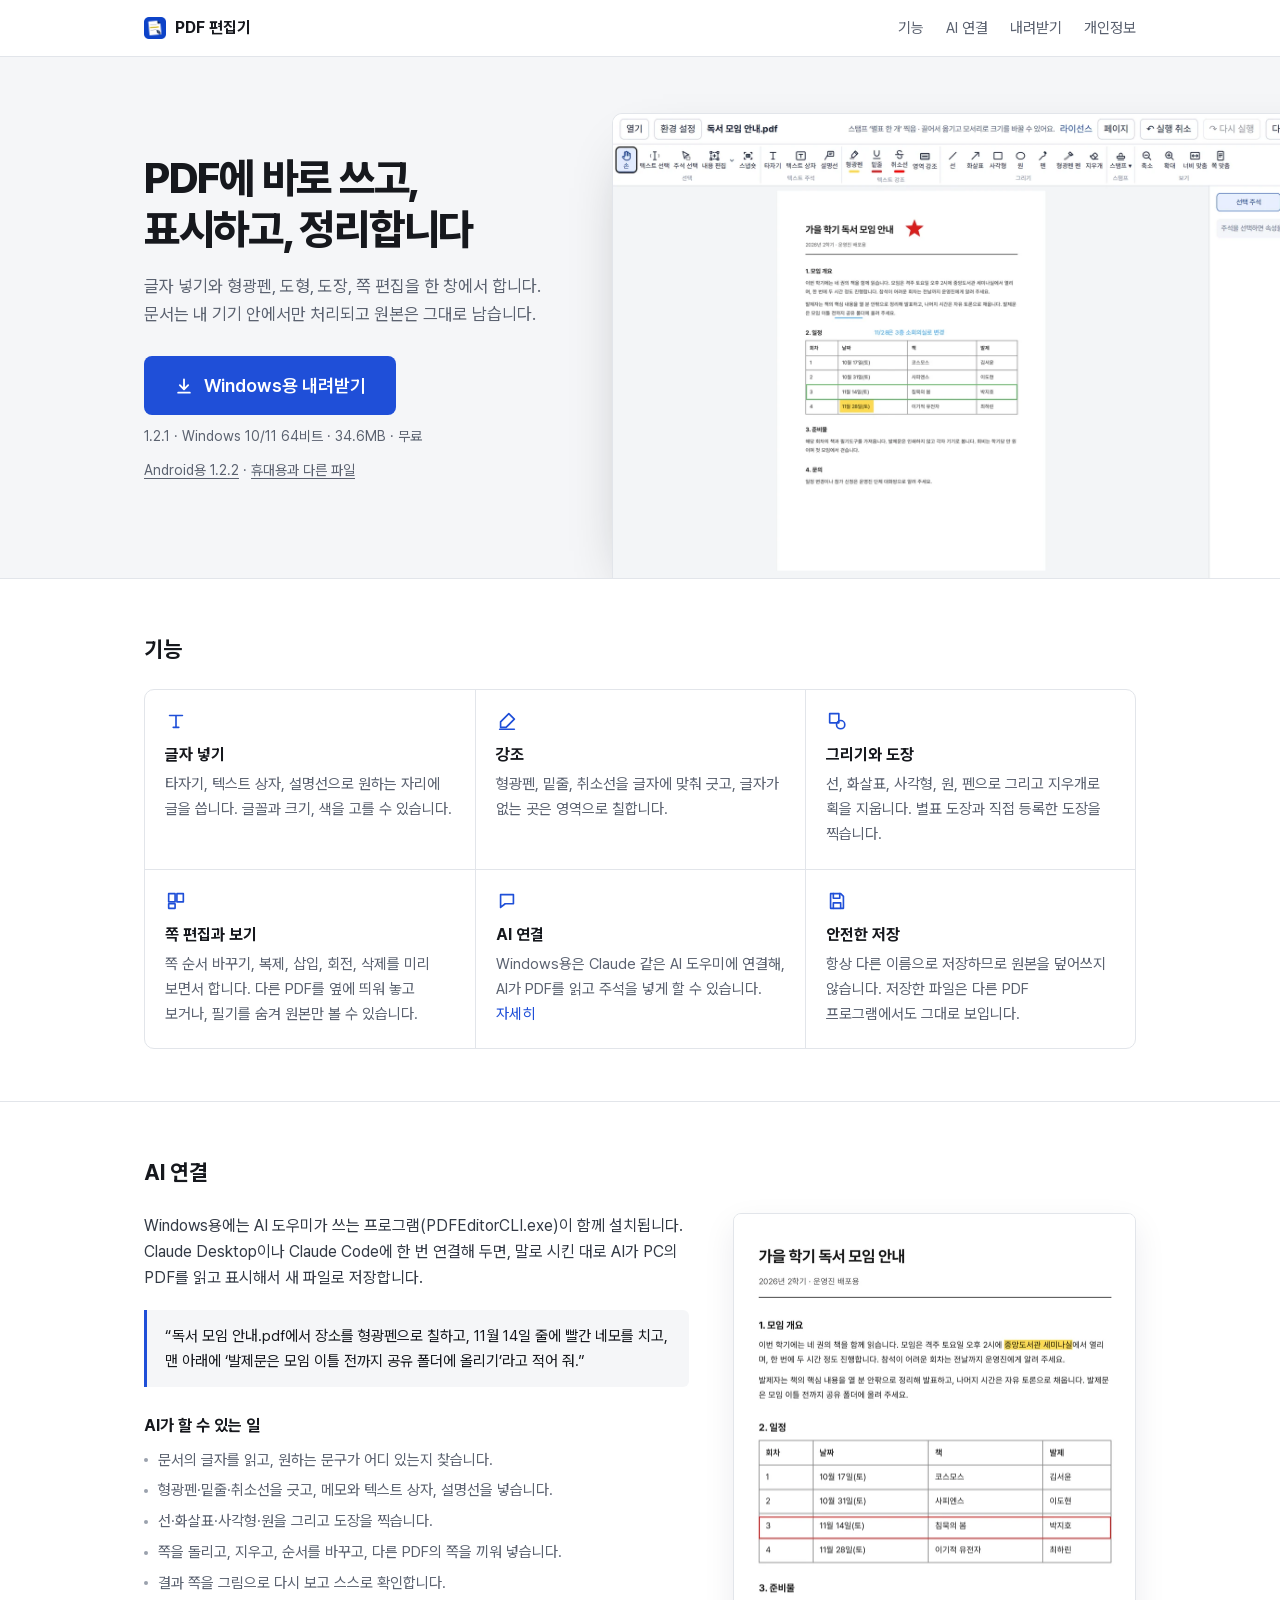
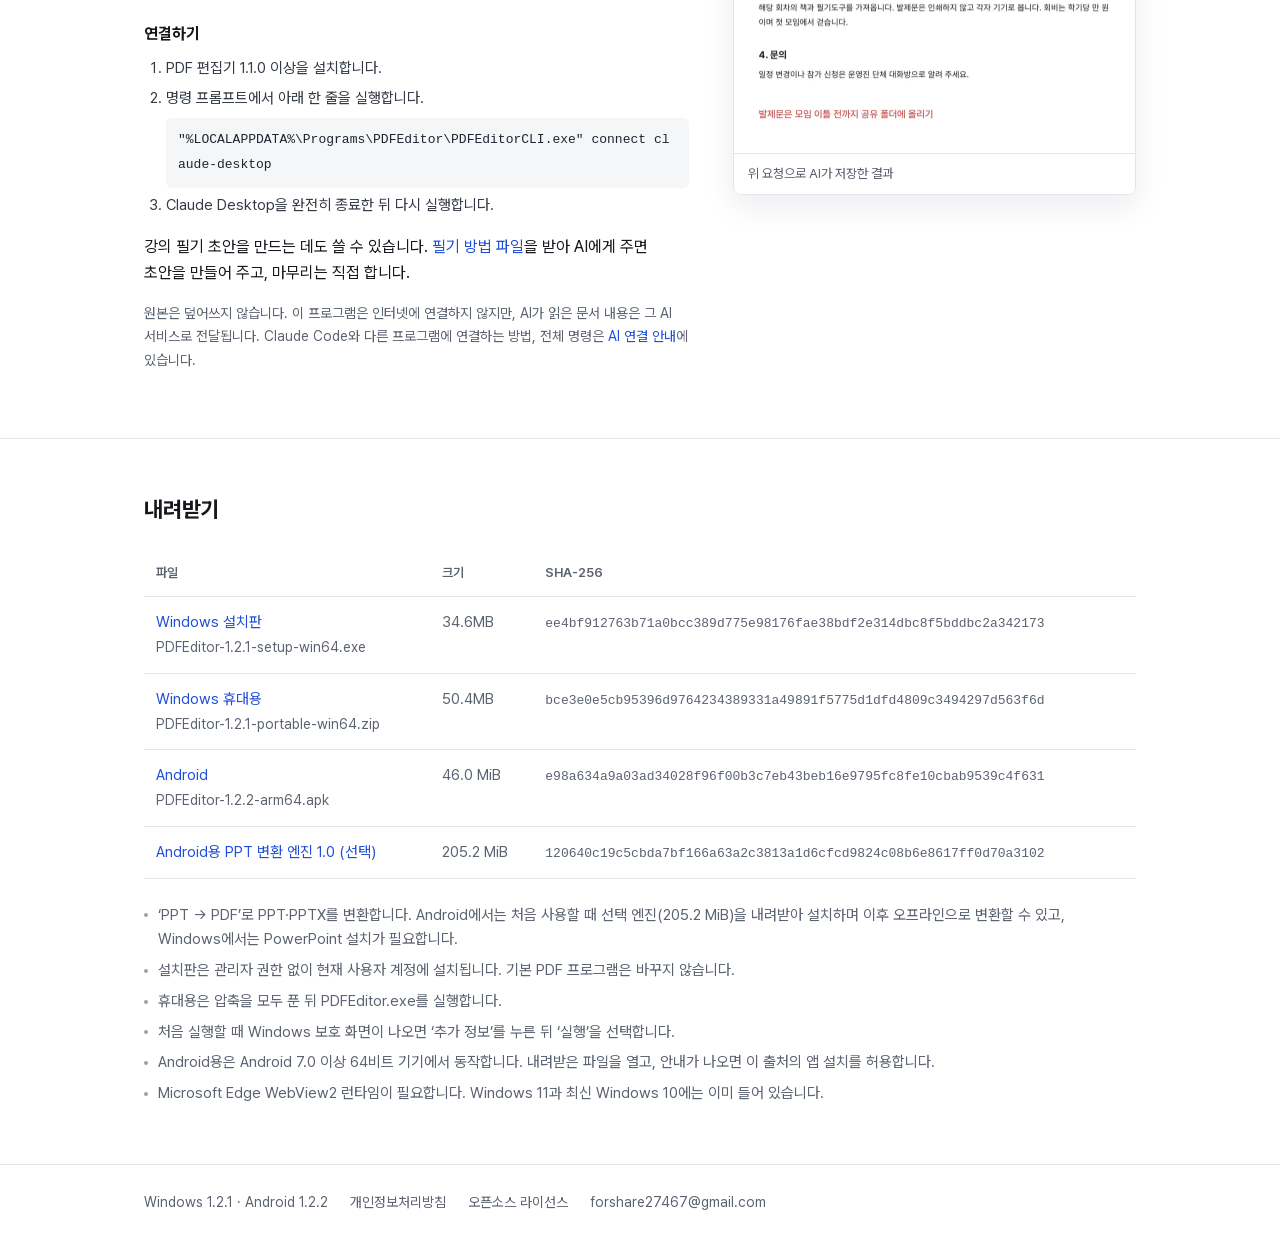
<file: index.html>
<!doctype html>
<html lang="ko">
<head>
<meta charset="utf-8">
<meta name="viewport" content="width=device-width,initial-scale=1">
<title>PDF 편집기</title>
<meta name="description" content="PDF에 글자를 넣고, 표시하고, 쪽을 정리하는 무료 편집기. 문서는 기기 밖으로 나가지 않습니다.">
<link rel="icon" href="favicon.ico" sizes="48x48">
<link rel="icon" href="icon-192.png" type="image/png">
<link rel="apple-touch-icon" href="icon-180.png">
<link rel="stylesheet" href="style.css">
</head>
<body>
<header class="top"><div class="wrap">
 <a class="brand" href="./"><img src="icon-192.png" alt="">PDF 편집기</a>
 <nav><a href="#features">기능</a><a href="#ai">AI 연결</a><a href="#download">내려받기</a><a href="privacy.html">개인정보</a></nav>
</div></header>

<main>
<div class="hero"><div class="wrap hero-in">
 <div class="hero-copy">
  <h1>PDF에 바로 쓰고, 표시하고, 정리합니다</h1>
  <p class="lead">글자 넣기와 형광펜, 도형, 도장, 쪽 편집을 한 창에서 합니다. 문서는 내 기기 안에서만 처리되고 원본은 그대로 남습니다.</p>
  <div class="get">
   <a class="btn btn-lg" href="https://github.com/forshare2-pixel/pdf-editor/releases/download/v1.2.1/PDFEditor-1.2.1-setup-win64.exe"><svg viewBox="0 0 24 24" fill="none" stroke="currentColor" stroke-width="2.2" stroke-linecap="round" stroke-linejoin="round" aria-hidden="true"><path d="M12 4v11M7 11l5 5 5-5M5 20h14"/></svg>Windows용 내려받기</a>
   <span class="meta">1.2.1 · Windows 10/11 64비트 · 34.6MB · 무료</span>
   <span class="meta"><a href="https://github.com/forshare2-pixel/pdf-editor/releases/download/android-v1.2.2/PDFEditor-1.2.2-arm64.apk">Android용 1.2.2</a> · <a href="#download">휴대용과 다른 파일</a></span>
  </div>
 </div>
 <figure class="shot hero-shot"><img src="editor.webp" width="1600" height="1000" alt="PDF 편집기에서 문서에 글자, 강조, 사각형, 별표를 넣은 화면"></figure>
</div></div>

<section id="features"><div class="wrap">
 <h2>기능</h2>
 <ul class="features">
  <li><svg viewBox="0 0 24 24" fill="none" stroke="currentColor" stroke-width="1.8" stroke-linecap="round" stroke-linejoin="round" aria-hidden="true"><path d="M5 6h14M12 6v13M9 19h6"/></svg><h3>글자 넣기</h3><p>타자기, 텍스트 상자, 설명선으로 원하는 자리에 글을 씁니다. 글꼴과 크기, 색을 고를 수 있습니다.</p></li>
  <li><svg viewBox="0 0 24 24" fill="none" stroke="currentColor" stroke-width="1.8" stroke-linecap="round" stroke-linejoin="round" aria-hidden="true"><path d="M14 4l6 6-9 9H5v-6z"/><path d="M4 21h16"/></svg><h3>강조</h3><p>형광펜, 밑줄, 취소선을 글자에 맞춰 긋고, 글자가 없는 곳은 영역으로 칠합니다.</p></li>
  <li><svg viewBox="0 0 24 24" fill="none" stroke="currentColor" stroke-width="1.8" stroke-linecap="round" stroke-linejoin="round" aria-hidden="true"><rect x="4" y="4" width="10" height="10"/><circle cx="16" cy="16" r="4.5"/></svg><h3>그리기와 도장</h3><p>선, 화살표, 사각형, 원, 펜으로 그리고 지우개로 획을 지웁니다. 별표 도장과 직접 등록한 도장을 찍습니다.</p></li>
  <li><svg viewBox="0 0 24 24" fill="none" stroke="currentColor" stroke-width="1.8" stroke-linecap="round" stroke-linejoin="round" aria-hidden="true"><rect x="4" y="4" width="7" height="9"/><rect x="13" y="4" width="7" height="9"/><rect x="4" y="15" width="7" height="5"/></svg><h3>쪽 편집과 보기</h3><p>쪽 순서 바꾸기, 복제, 삽입, 회전, 삭제를 미리 보면서 합니다. 다른 PDF를 옆에 띄워 놓고 보거나, 필기를 숨겨 원본만 볼 수 있습니다.</p></li>
  <li><svg viewBox="0 0 24 24" fill="none" stroke="currentColor" stroke-width="1.8" stroke-linecap="round" stroke-linejoin="round" aria-hidden="true"><path d="M5 5h14v10H10l-5 4z"/></svg><h3>AI 연결</h3><p>Windows용은 Claude 같은 AI 도우미에 연결해, AI가 PDF를 읽고 주석을 넣게 할 수 있습니다. <a href="#ai">자세히</a></p></li>
  <li><svg viewBox="0 0 24 24" fill="none" stroke="currentColor" stroke-width="1.8" stroke-linecap="round" stroke-linejoin="round" aria-hidden="true"><path d="M5 4h11l3 3v13H5z"/><path d="M8 4v5h7V4M8 20v-6h8v6"/></svg><h3>안전한 저장</h3><p>항상 다른 이름으로 저장하므로 원본을 덮어쓰지 않습니다. 저장한 파일은 다른 PDF 프로그램에서도 그대로 보입니다.</p></li>
 </ul>
</div></section>

<section id="ai"><div class="wrap">
 <h2>AI 연결</h2>
 <div class="ai">
  <div>
   <p class="ai-lead">Windows용에는 AI 도우미가 쓰는 프로그램(PDFEditorCLI.exe)이 함께 설치됩니다. Claude Desktop이나 Claude Code에 한 번 연결해 두면, 말로 시킨 대로 AI가 PC의 PDF를 읽고 표시해서 새 파일로 저장합니다.</p>
   <blockquote class="ask">“독서 모임 안내.pdf에서 장소를 형광펜으로 칠하고, 11월 14일 줄에 빨간 네모를 치고, 맨 아래에 ‘발제문은 모임 이틀 전까지 공유 폴더에 올리기’라고 적어 줘.”</blockquote>
   <h3>AI가 할 수 있는 일</h3>
   <ul class="notes">
    <li>문서의 글자를 읽고, 원하는 문구가 어디 있는지 찾습니다.</li>
    <li>형광펜·밑줄·취소선을 긋고, 메모와 텍스트 상자, 설명선을 넣습니다.</li>
    <li>선·화살표·사각형·원을 그리고 도장을 찍습니다.</li>
    <li>쪽을 돌리고, 지우고, 순서를 바꾸고, 다른 PDF의 쪽을 끼워 넣습니다.</li>
    <li>결과 쪽을 그림으로 다시 보고 스스로 확인합니다.</li>
   </ul>
   <h3>연결하기</h3>
   <ol class="steps">
    <li>PDF 편집기 1.1.0 이상을 설치합니다.</li>
    <li>명령 프롬프트에서 아래 한 줄을 실행합니다.<pre><code>"%LOCALAPPDATA%\Programs\PDFEditor\PDFEditorCLI.exe" connect claude-desktop</code></pre></li>
    <li>Claude Desktop을 완전히 종료한 뒤 다시 실행합니다.</li>
   </ol>
   <p>강의 필기 초안을 만드는 데도 쓸 수 있습니다. <a href="ai.html">필기 방법 파일</a>을 받아 AI에게 주면 초안을 만들어 주고, 마무리는 직접 합니다.</p>
   <p class="meta">원본은 덮어쓰지 않습니다. 이 프로그램은 인터넷에 연결하지 않지만, AI가 읽은 문서 내용은 그 AI 서비스로 전달됩니다. Claude Code와 다른 프로그램에 연결하는 방법, 전체 명령은 <a href="ai.html">AI 연결 안내</a>에 있습니다.</p>
  </div>
  <figure class="shot ai-shot"><img src="ai-example.webp" width="802" height="1080" alt="AI가 장소에 형광펜을 칠하고, 일정 표의 한 줄에 빨간 네모를 치고, 아래에 빨간 글씨 메모를 넣은 문서"><figcaption>위 요청으로 AI가 저장한 결과</figcaption></figure>
 </div>
</div></section>

<section id="download"><div class="wrap">
 <h2>내려받기</h2>
 <table>
  <thead><tr><th>파일</th><th>크기</th><th>SHA-256</th></tr></thead>
  <tbody>
  <tr><td><a href="https://github.com/forshare2-pixel/pdf-editor/releases/download/v1.2.1/PDFEditor-1.2.1-setup-win64.exe">Windows 설치판</a><br><span class="meta">PDFEditor-1.2.1-setup-win64.exe</span></td><td class="num">34.6MB</td><td><code>ee4bf912763b71a0bcc389d775e98176fae38bdf2e314dbc8f5bddbc2a342173</code></td></tr>
  <tr><td><a href="https://github.com/forshare2-pixel/pdf-editor/releases/download/v1.2.1/PDFEditor-1.2.1-portable-win64.zip">Windows 휴대용</a><br><span class="meta">PDFEditor-1.2.1-portable-win64.zip</span></td><td class="num">50.4MB</td><td><code>bce3e0e5cb95396d9764234389331a49891f5775d1dfd4809c3494297d563f6d</code></td></tr>
  <tr><td><a href="https://github.com/forshare2-pixel/pdf-editor/releases/download/android-v1.2.2/PDFEditor-1.2.2-arm64.apk">Android</a><br><span class="meta">PDFEditor-1.2.2-arm64.apk</span></td><td class="num">46.0 MiB</td><td><code>e98a634a9a03ad34028f96f00b3c7eb43beb16e9795fc8fe10cbab9539c4f631</code></td></tr>
  <tr><td><a href="https://github.com/forshare2-pixel/pdf-editor/releases/download/android-v1.2.2/PDFEditor-Slides-1.0-arm64.apk">Android용 PPT 변환 엔진 1.0 (선택)</a></td><td class="num">205.2 MiB</td><td><code>120640c19c5cbda7bf166a63a2c3813a1d6cfcd9824c08b6e8617ff0d70a3102</code></td></tr>
  </tbody>
 </table>
 <ul class="notes">
  <li>‘PPT → PDF’로 PPT·PPTX를 변환합니다. Android에서는 처음 사용할 때 선택 엔진(205.2 MiB)을 내려받아 설치하며 이후 오프라인으로 변환할 수 있고, Windows에서는 PowerPoint 설치가 필요합니다.</li>
  <li>설치판은 관리자 권한 없이 현재 사용자 계정에 설치됩니다. 기본 PDF 프로그램은 바꾸지 않습니다.</li>
  <li>휴대용은 압축을 모두 푼 뒤 PDFEditor.exe를 실행합니다.</li>
  <li>처음 실행할 때 Windows 보호 화면이 나오면 ‘추가 정보’를 누른 뒤 ‘실행’을 선택합니다.</li>
  <li>Android용은 Android 7.0 이상 64비트 기기에서 동작합니다. 내려받은 파일을 열고, 안내가 나오면 이 출처의 앱 설치를 허용합니다.</li>
  <li>Microsoft Edge WebView2 런타임이 필요합니다. Windows 11과 최신 Windows 10에는 이미 들어 있습니다.</li>
 </ul>
</div></section>
</main>

<footer><div class="wrap">
 <span>Windows 1.2.1 · Android 1.2.2</span>
 <a href="privacy.html">개인정보처리방침</a>
 <a href="licenses.txt">오픈소스 라이선스</a>
 <a href="mailto:forshare27467@gmail.com">forshare27467@gmail.com</a>
</div></footer>
</body>
</html>
</file>
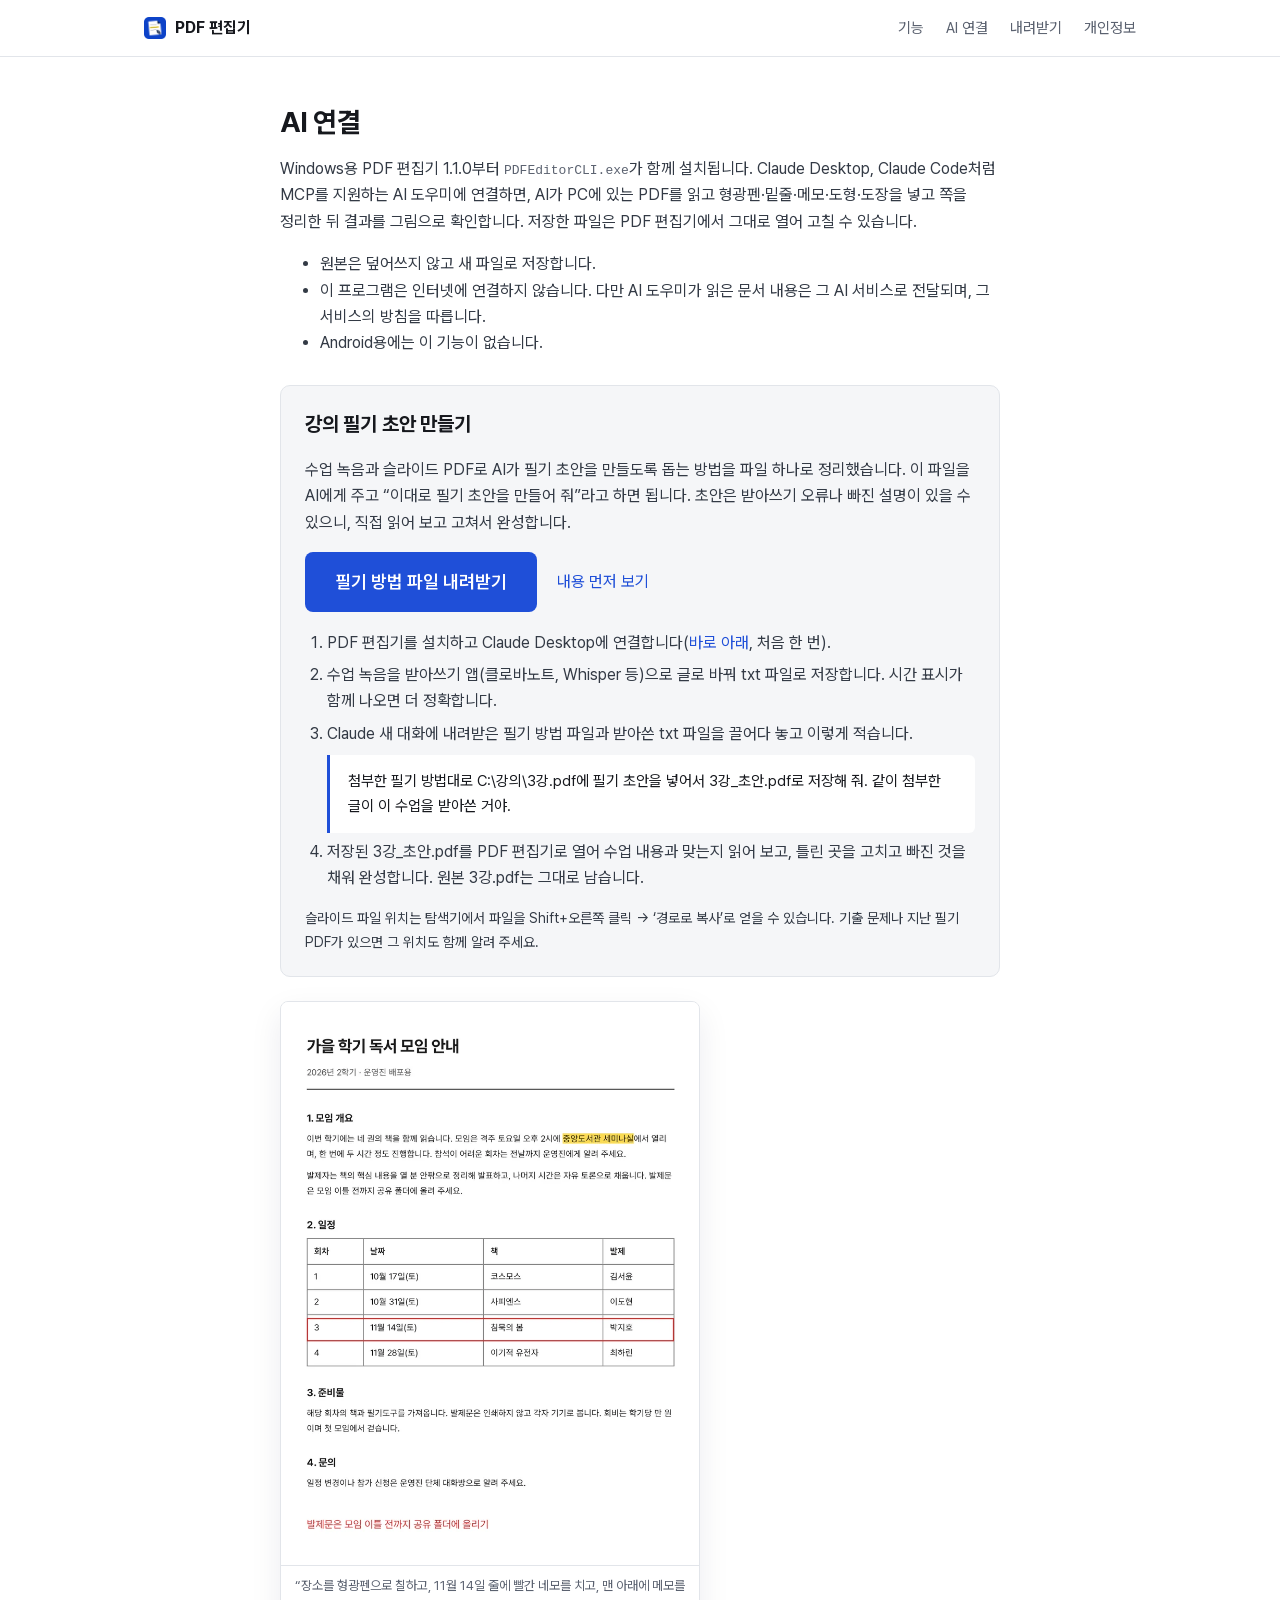
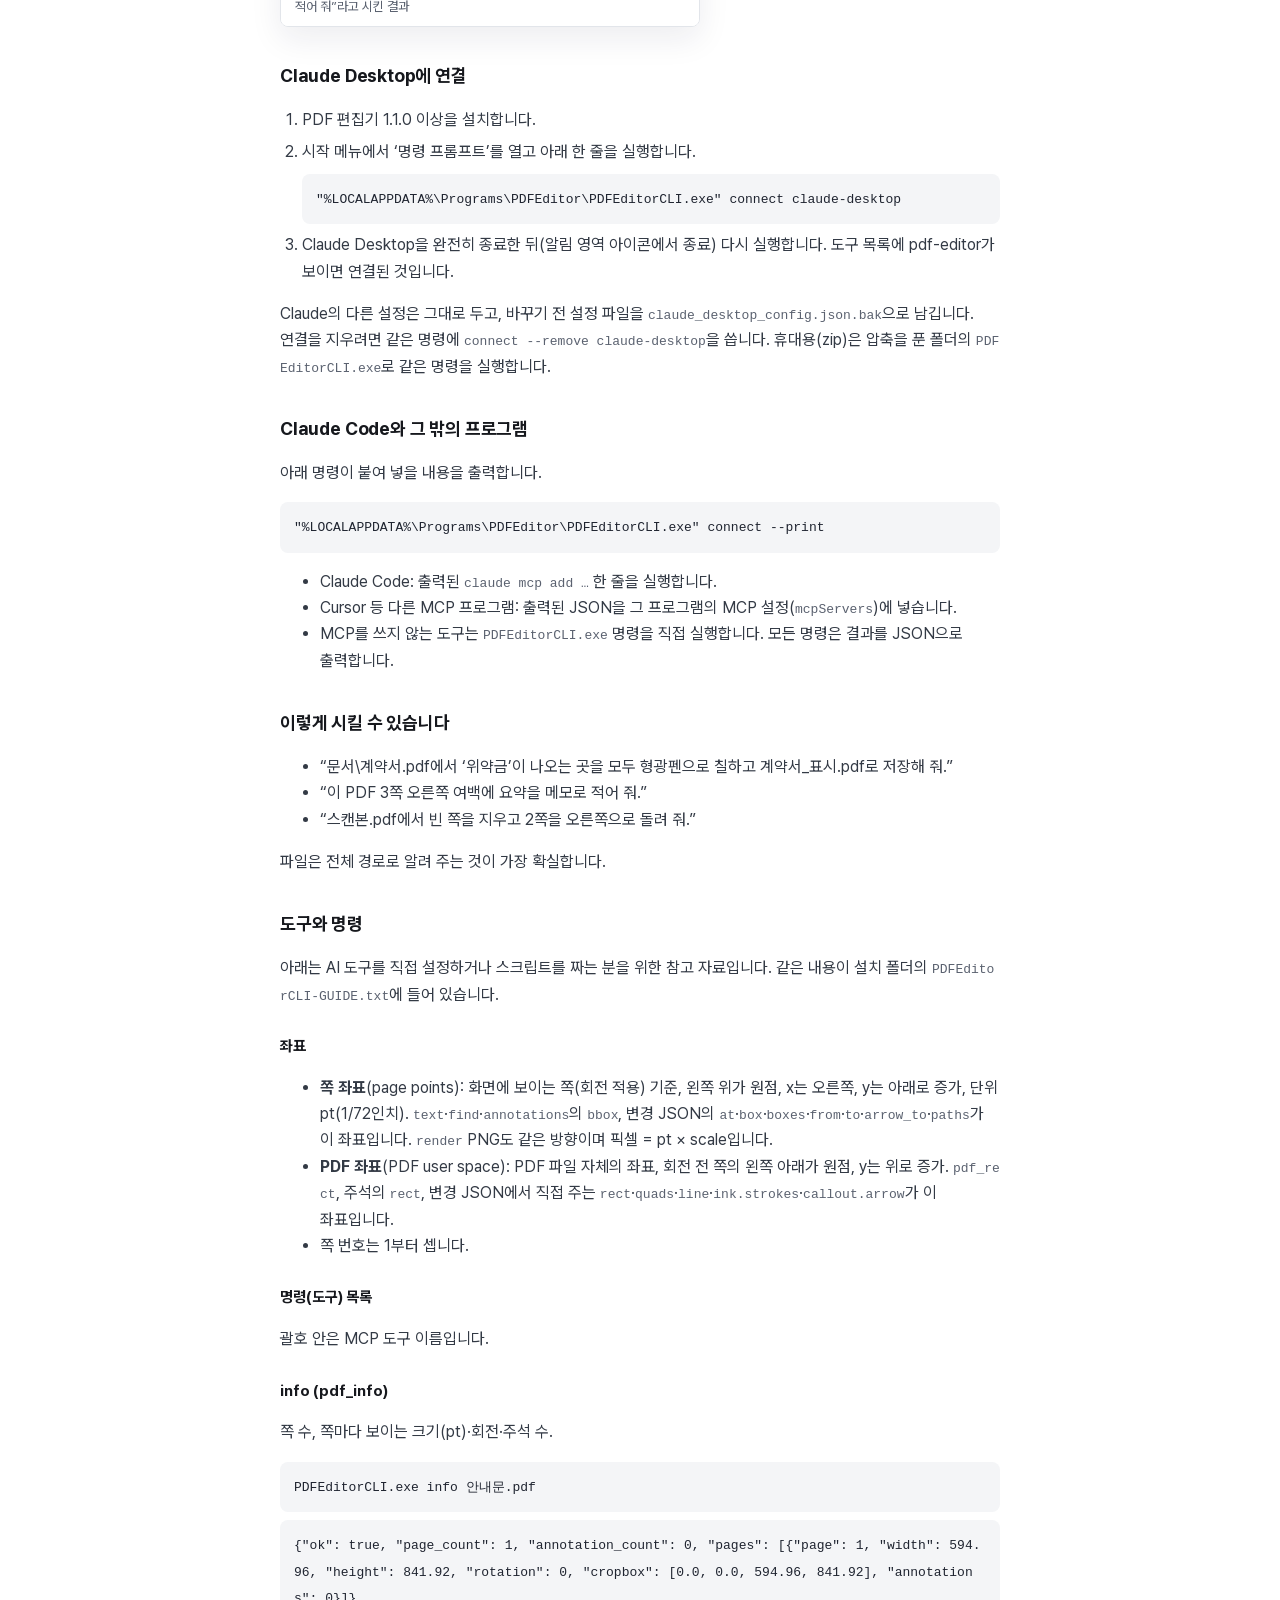
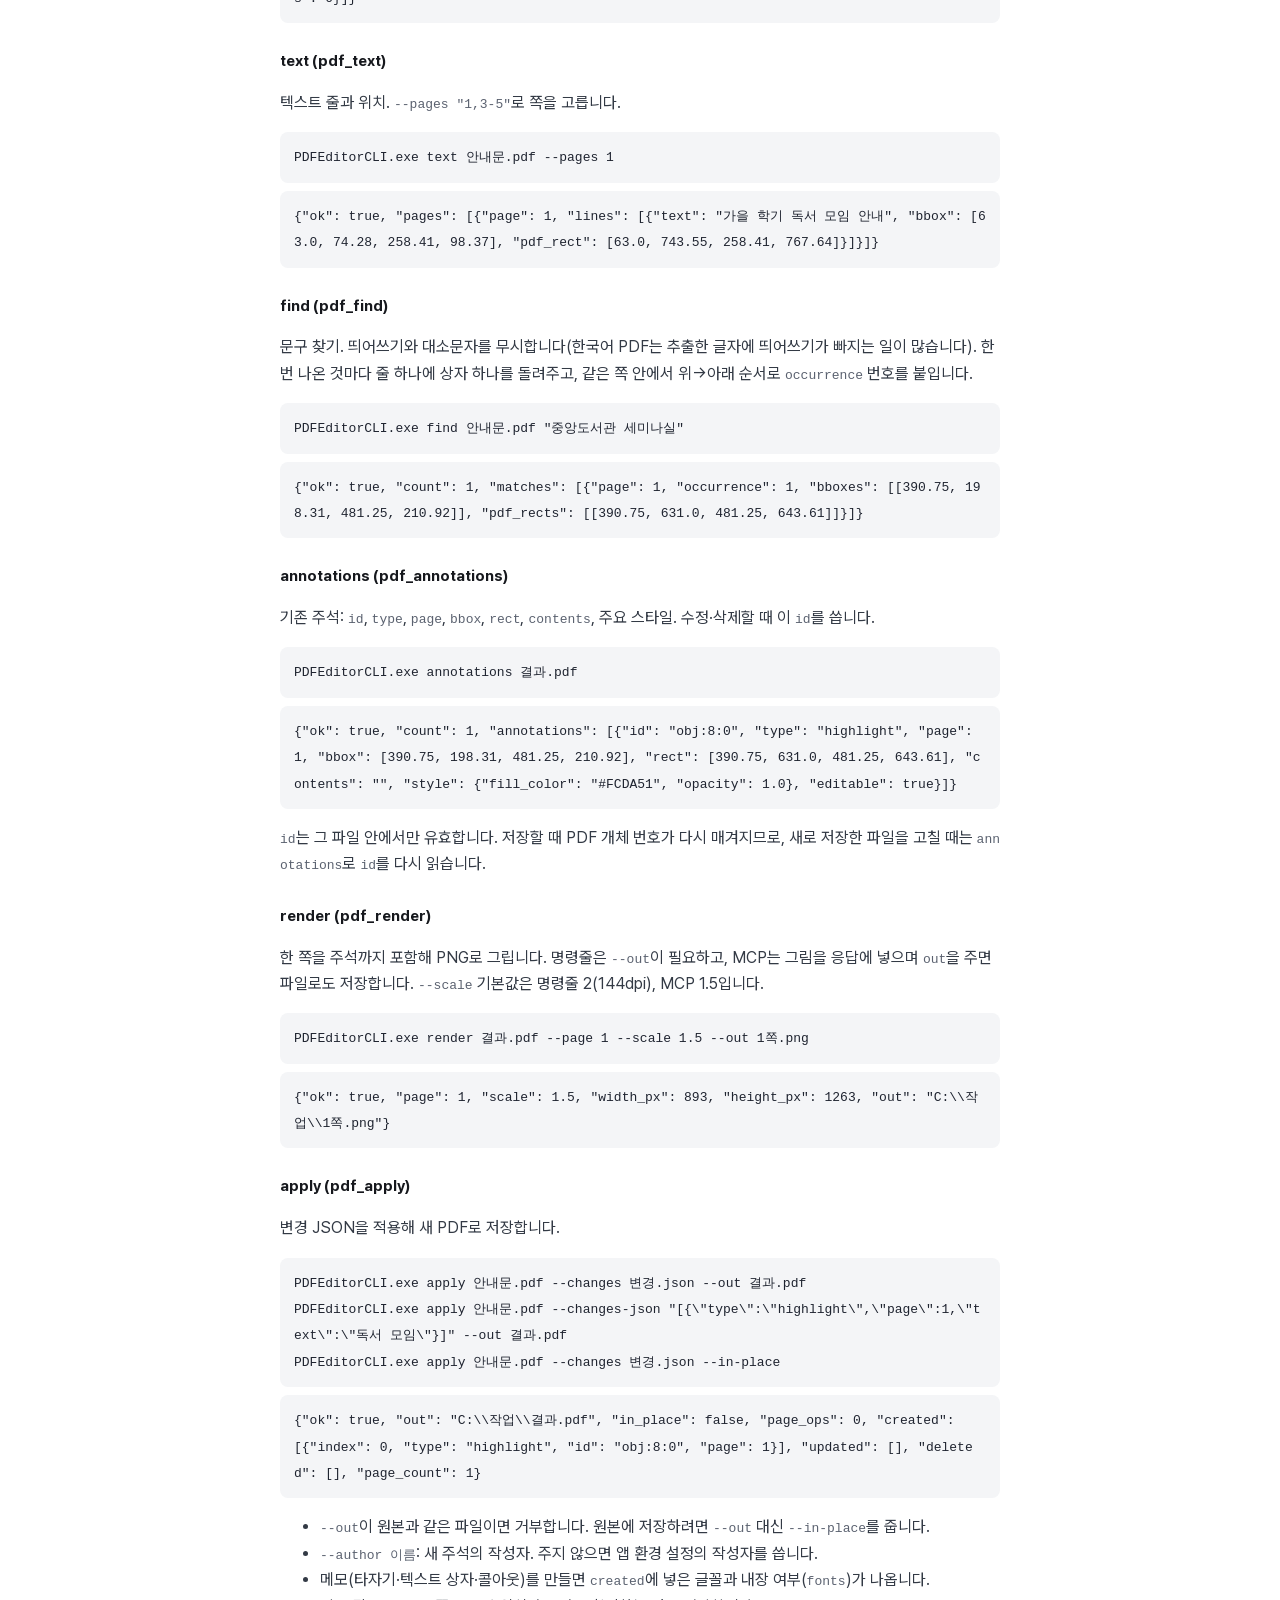
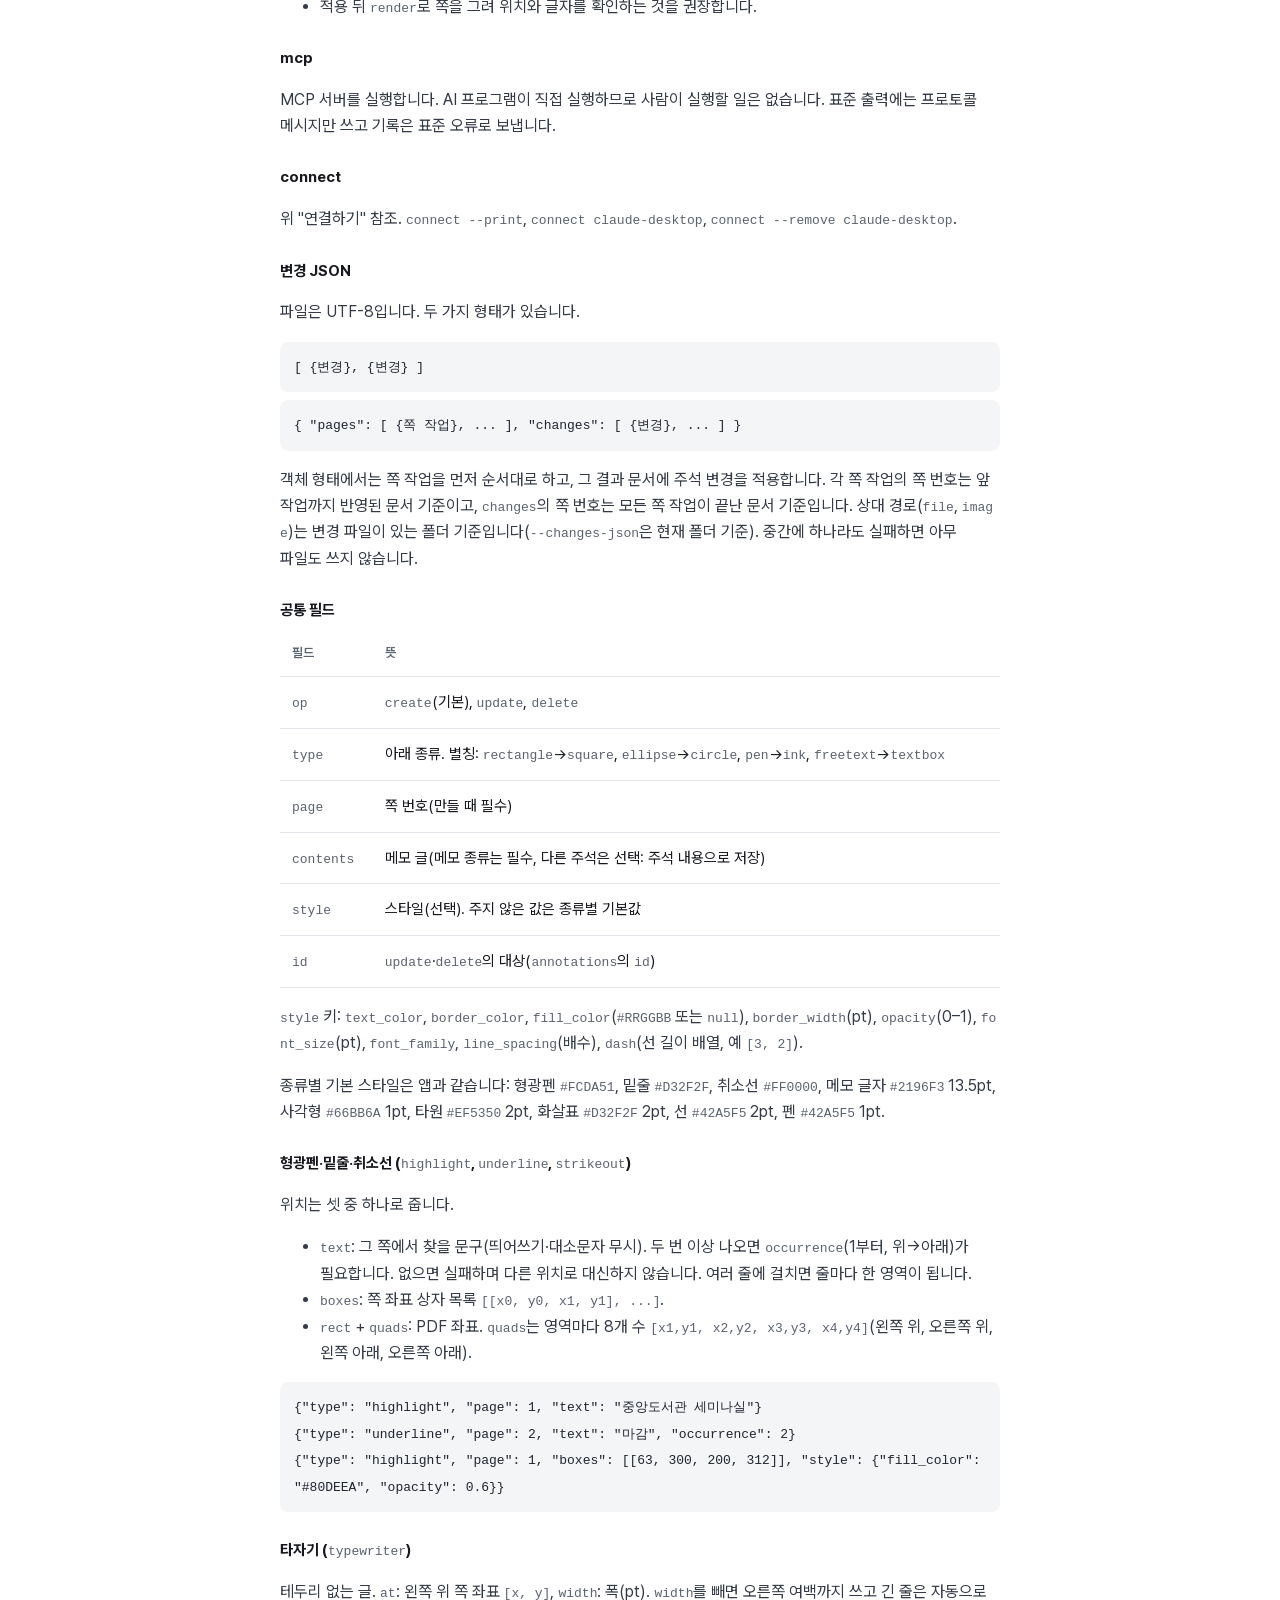
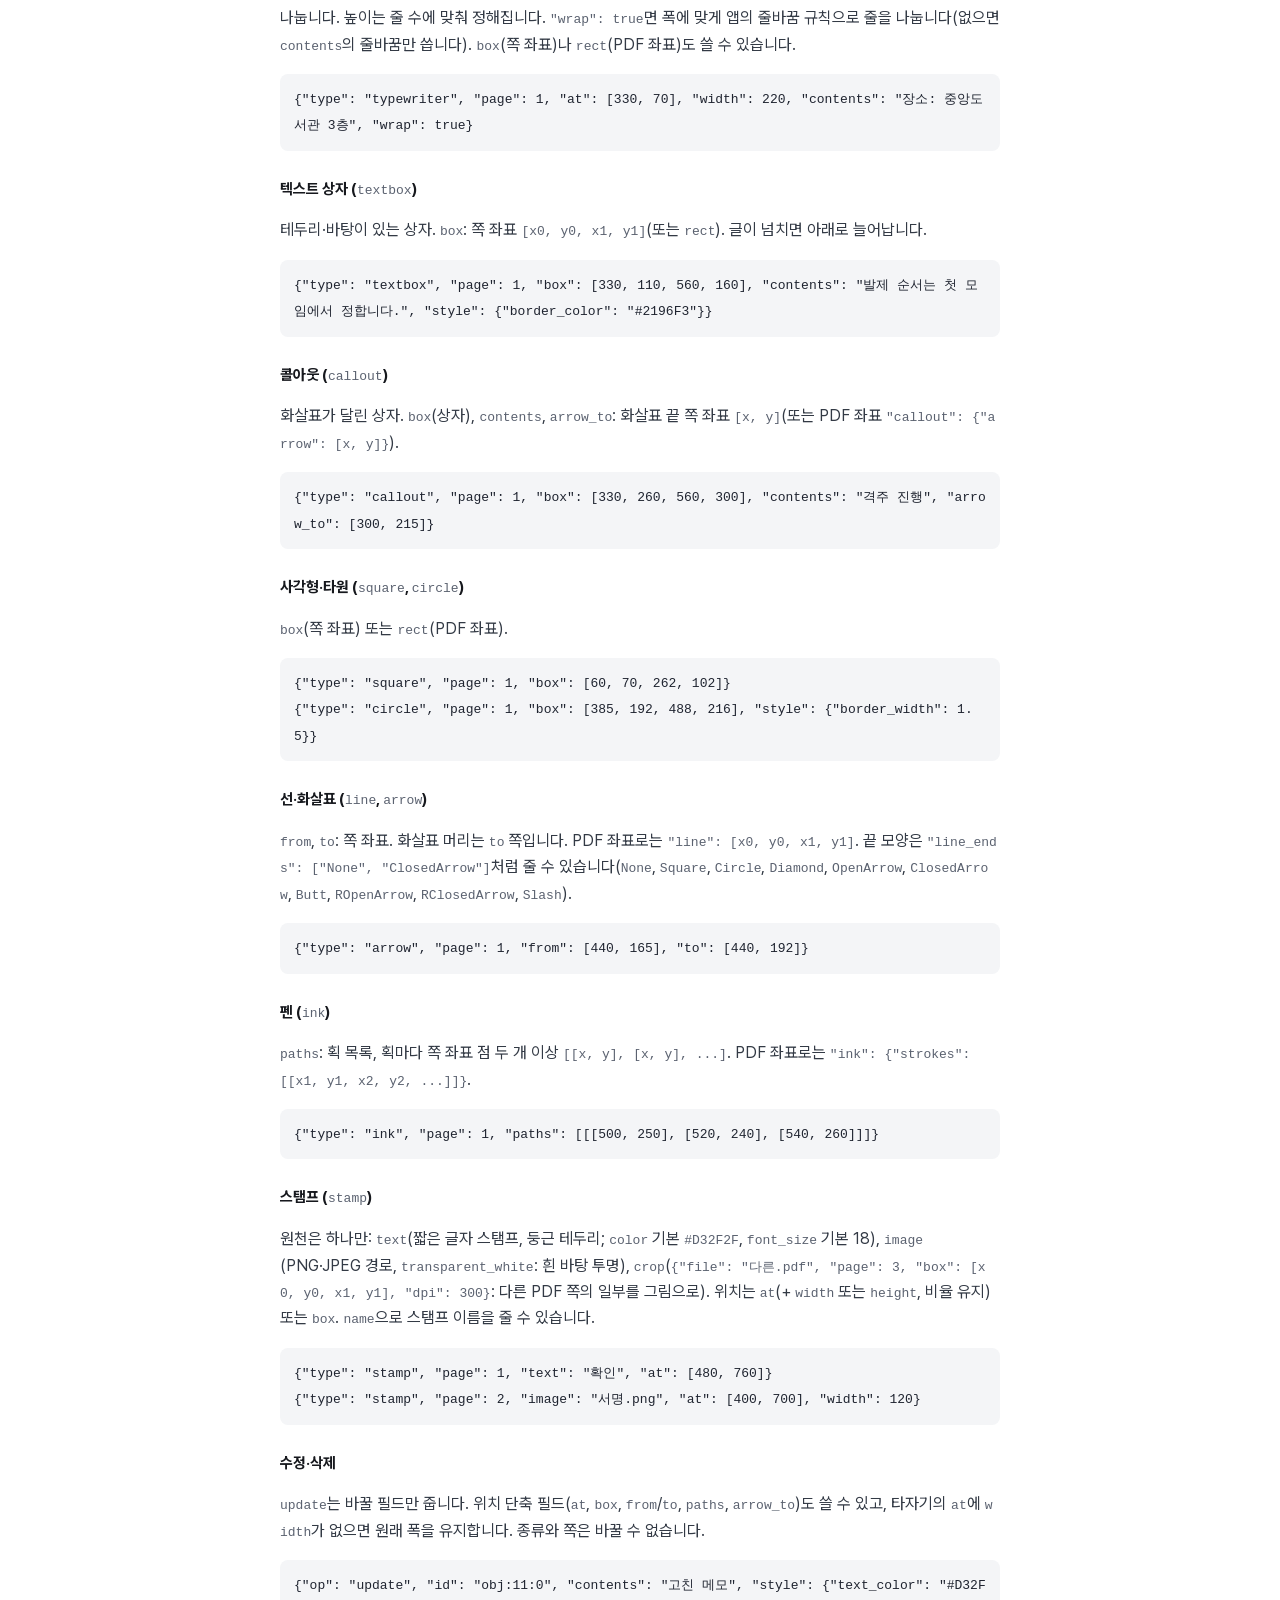
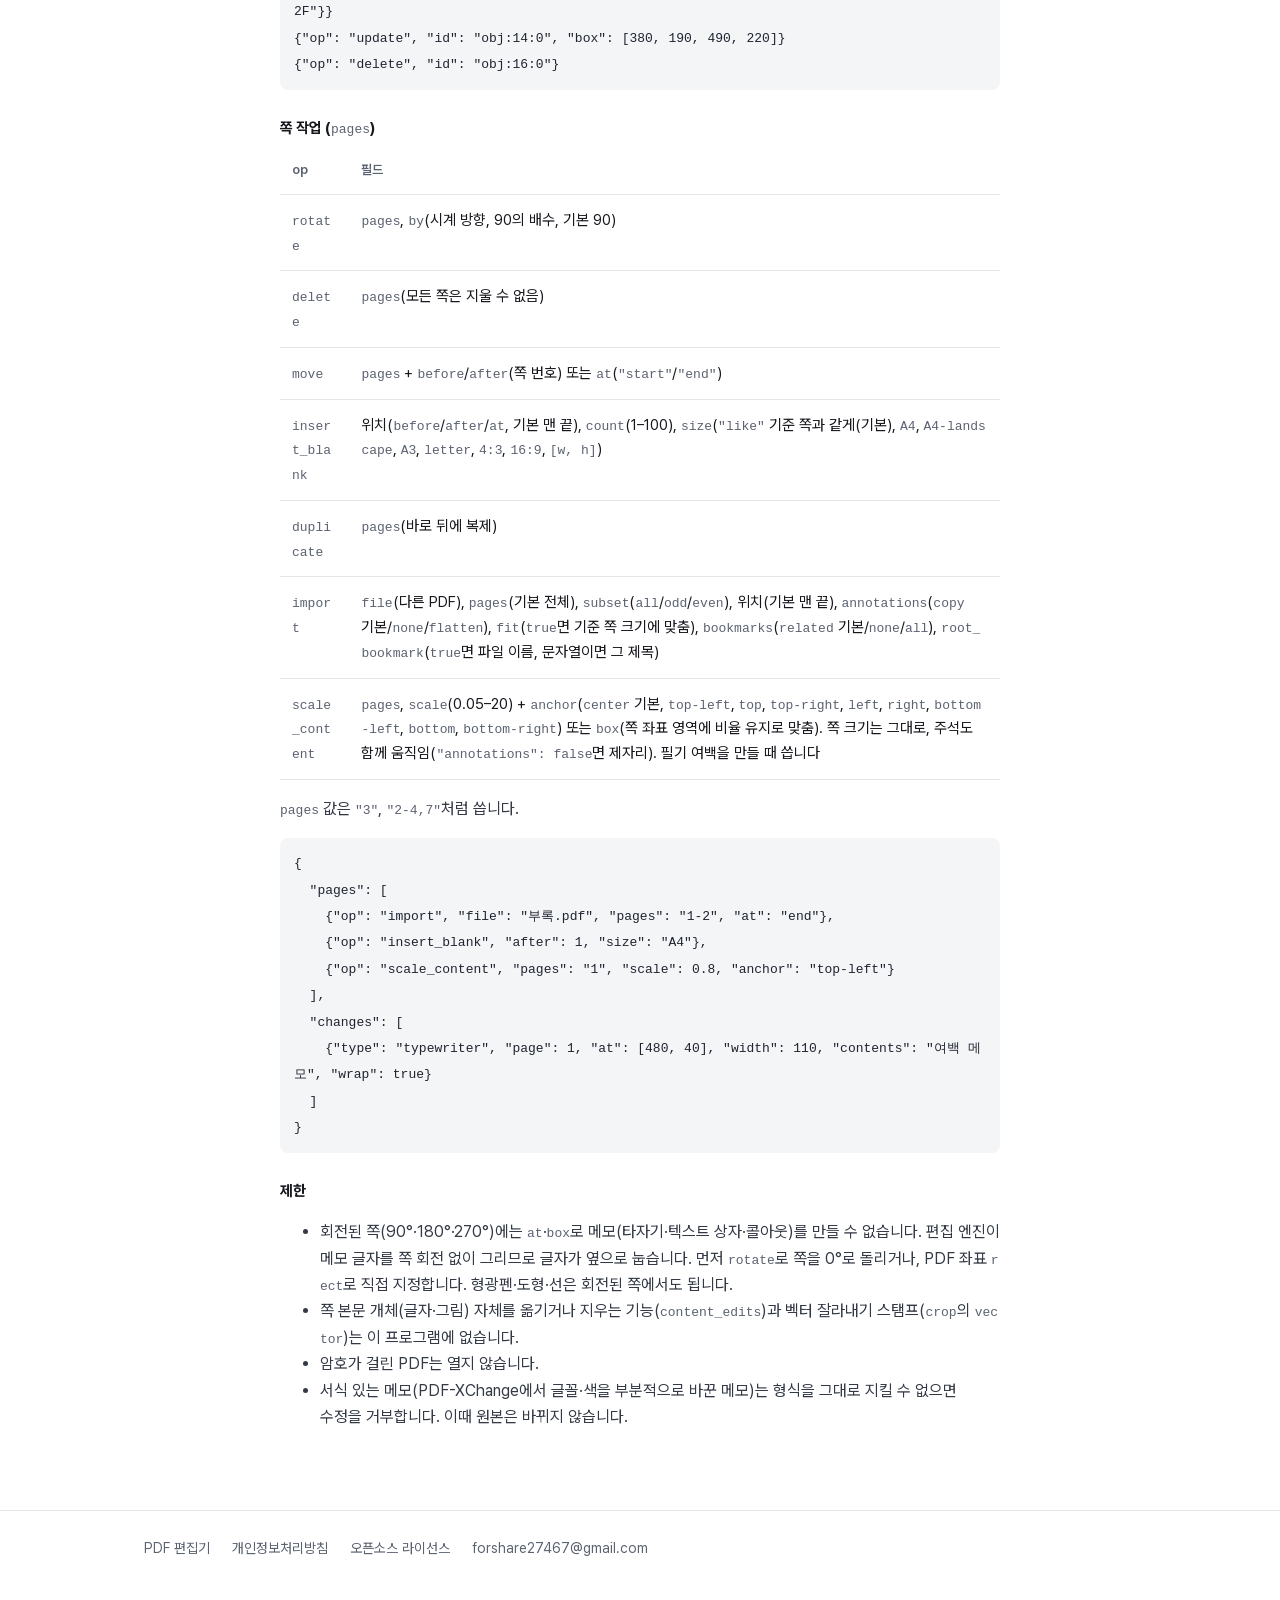
<file: ai.html>
<!doctype html>
<html lang="ko">
<head>
<meta charset="utf-8">
<meta name="viewport" content="width=device-width,initial-scale=1">
<title>AI 연결 · PDF 편집기</title>
<meta name="description" content="Claude 같은 AI 도우미가 PC의 PDF를 읽고 주석을 넣도록 PDF 편집기에 연결하는 방법.">
<link rel="icon" href="favicon.ico" sizes="48x48">
<link rel="icon" href="icon-192.png" type="image/png">
<link rel="apple-touch-icon" href="icon-180.png">
<link rel="stylesheet" href="style.css">
</head>
<body>
<header class="top"><div class="wrap">
 <a class="brand" href="./"><img src="icon-192.png" alt="">PDF 편집기</a>
 <nav><a href="./#features">기능</a><a href="ai.html">AI 연결</a><a href="./#download">내려받기</a><a href="privacy.html">개인정보</a></nav>
</div></header>
<main class="wrap doc">
<h1>AI 연결</h1>
<p>Windows용 PDF 편집기 1.1.0부터 <code>PDFEditorCLI.exe</code>가 함께 설치됩니다. Claude Desktop, Claude Code처럼 MCP를 지원하는 AI 도우미에 연결하면, AI가 PC에 있는 PDF를 읽고 형광펜·밑줄·메모·도형·도장을 넣고 쪽을 정리한 뒤 결과를 그림으로 확인합니다. 저장한 파일은 PDF 편집기에서 그대로 열어 고칠 수 있습니다.</p>
<ul>
<li>원본은 덮어쓰지 않고 새 파일로 저장합니다.</li>
<li>이 프로그램은 인터넷에 연결하지 않습니다. 다만 AI 도우미가 읽은 문서 내용은 그 AI 서비스로 전달되며, 그 서비스의 방침을 따릅니다.</li>
<li>Android용에는 이 기능이 없습니다.</li>
</ul>

<div class="guide">
<h2>강의 필기 초안 만들기</h2>
<p>수업 녹음과 슬라이드 PDF로 AI가 필기 초안을 만들도록 돕는 방법을 파일 하나로 정리했습니다. 이 파일을 AI에게 주고 “이대로 필기 초안을 만들어 줘”라고 하면 됩니다. 초안은 받아쓰기 오류나 빠진 설명이 있을 수 있으니, 직접 읽어 보고 고쳐서 완성합니다.</p>
<p class="guide-get"><a class="btn btn-lg" href="lecture-notes-guide.md" download>필기 방법 파일 내려받기</a><a href="https://github.com/forshare2-pixel/pdf-editor/blob/main/lecture-notes-guide.md">내용 먼저 보기</a></p>
<ol>
<li>PDF 편집기를 설치하고 Claude Desktop에 연결합니다(<a href="#connect">바로 아래</a>, 처음 한 번).</li>
<li>수업 녹음을 받아쓰기 앱(클로바노트, Whisper 등)으로 글로 바꿔 txt 파일로 저장합니다. 시간 표시가 함께 나오면 더 정확합니다.</li>
<li>Claude 새 대화에 내려받은 필기 방법 파일과 받아쓴 txt 파일을 끌어다 놓고 이렇게 적습니다.
<blockquote class="ask">첨부한 필기 방법대로 C:\강의\3강.pdf에 필기 초안을 넣어서 3강_초안.pdf로 저장해 줘. 같이 첨부한 글이 이 수업을 받아쓴 거야.</blockquote></li>
<li>저장된 3강_초안.pdf를 PDF 편집기로 열어 수업 내용과 맞는지 읽어 보고, 틀린 곳을 고치고 빠진 것을 채워 완성합니다. 원본 3강.pdf는 그대로 남습니다.</li>
</ol>
<p class="meta">슬라이드 파일 위치는 탐색기에서 파일을 Shift+오른쪽 클릭 → ‘경로로 복사’로 얻을 수 있습니다. 기출 문제나 지난 필기 PDF가 있으면 그 위치도 함께 알려 주세요.</p>
</div>

<figure class="shot ai-doc-shot"><img src="ai-example.webp" width="802" height="1080" alt="AI가 장소에 형광펜을 칠하고, 일정 표의 한 줄에 빨간 네모를 치고, 아래에 빨간 글씨 메모를 넣은 문서"><figcaption>“장소를 형광펜으로 칠하고, 11월 14일 줄에 빨간 네모를 치고, 맨 아래에 메모를 적어 줘”라고 시킨 결과</figcaption></figure>

<h2 id="connect">Claude Desktop에 연결</h2>
<ol>
<li>PDF 편집기 1.1.0 이상을 설치합니다.</li>
<li>시작 메뉴에서 ‘명령 프롬프트’를 열고 아래 한 줄을 실행합니다.
<pre><code>"%LOCALAPPDATA%\Programs\PDFEditor\PDFEditorCLI.exe" connect claude-desktop</code></pre></li>
<li>Claude Desktop을 완전히 종료한 뒤(알림 영역 아이콘에서 종료) 다시 실행합니다. 도구 목록에 pdf-editor가 보이면 연결된 것입니다.</li>
</ol>
<p>Claude의 다른 설정은 그대로 두고, 바꾸기 전 설정 파일을 <code>claude_desktop_config.json.bak</code>으로 남깁니다. 연결을 지우려면 같은 명령에 <code>connect --remove claude-desktop</code>을 씁니다. 휴대용(zip)은 압축을 푼 폴더의 <code>PDFEditorCLI.exe</code>로 같은 명령을 실행합니다.</p>

<h2>Claude Code와 그 밖의 프로그램</h2>
<p>아래 명령이 붙여 넣을 내용을 출력합니다.</p>
<pre><code>"%LOCALAPPDATA%\Programs\PDFEditor\PDFEditorCLI.exe" connect --print</code></pre>
<ul>
<li>Claude Code: 출력된 <code>claude mcp add …</code> 한 줄을 실행합니다.</li>
<li>Cursor 등 다른 MCP 프로그램: 출력된 JSON을 그 프로그램의 MCP 설정(<code>mcpServers</code>)에 넣습니다.</li>
<li>MCP를 쓰지 않는 도구는 <code>PDFEditorCLI.exe</code> 명령을 직접 실행합니다. 모든 명령은 결과를 JSON으로 출력합니다.</li>
</ul>

<h2>이렇게 시킬 수 있습니다</h2>
<ul>
<li>“문서\계약서.pdf에서 ‘위약금’이 나오는 곳을 모두 형광펜으로 칠하고 계약서_표시.pdf로 저장해 줘.”</li>
<li>“이 PDF 3쪽 오른쪽 여백에 요약을 메모로 적어 줘.”</li>
<li>“스캔본.pdf에서 빈 쪽을 지우고 2쪽을 오른쪽으로 돌려 줘.”</li>
</ul>
<p>파일은 전체 경로로 알려 주는 것이 가장 확실합니다.</p>

<h2>도구와 명령</h2>
<p>아래는 AI 도구를 직접 설정하거나 스크립트를 짜는 분을 위한 참고 자료입니다. 같은 내용이 설치 폴더의 <code>PDFEditorCLI-GUIDE.txt</code>에 들어 있습니다.</p>
<h3 class="ref">좌표</h3>
<ul>
<li><strong>쪽 좌표</strong>(page points): 화면에 보이는 쪽(회전 적용) 기준, 왼쪽 위가 원점, x는 오른쪽, y는 아래로 증가, 단위 pt(1/72인치). <code>text</code>·<code>find</code>·<code>annotations</code>의 <code>bbox</code>, 변경 JSON의 <code>at</code>·<code>box</code>·<code>boxes</code>·<code>from</code>·<code>to</code>·<code>arrow_to</code>·<code>paths</code>가 이 좌표입니다. <code>render</code> PNG도 같은 방향이며 픽셀 = pt × scale입니다.</li>
<li><strong>PDF 좌표</strong>(PDF user space): PDF 파일 자체의 좌표, 회전 전 쪽의 왼쪽 아래가 원점, y는 위로 증가. <code>pdf_rect</code>, 주석의 <code>rect</code>, 변경 JSON에서 직접 주는 <code>rect</code>·<code>quads</code>·<code>line</code>·<code>ink.strokes</code>·<code>callout.arrow</code>가 이 좌표입니다.</li>
<li>쪽 번호는 1부터 셉니다.</li>
</ul>
<h3 class="ref">명령(도구) 목록</h3>
<p>괄호 안은 MCP 도구 이름입니다.</p>
<h3 class="ref">info (pdf_info)</h3>
<p>쪽 수, 쪽마다 보이는 크기(pt)·회전·주석 수.</p>
<pre><code>PDFEditorCLI.exe info 안내문.pdf
</code></pre>
<pre><code class="language-json">{&quot;ok&quot;: true, &quot;page_count&quot;: 1, &quot;annotation_count&quot;: 0, &quot;pages&quot;: [{&quot;page&quot;: 1, &quot;width&quot;: 594.96, &quot;height&quot;: 841.92, &quot;rotation&quot;: 0, &quot;cropbox&quot;: [0.0, 0.0, 594.96, 841.92], &quot;annotations&quot;: 0}]}
</code></pre>
<h3 class="ref">text (pdf_text)</h3>
<p>텍스트 줄과 위치. <code>--pages "1,3-5"</code>로 쪽을 고릅니다.</p>
<pre><code>PDFEditorCLI.exe text 안내문.pdf --pages 1
</code></pre>
<pre><code class="language-json">{&quot;ok&quot;: true, &quot;pages&quot;: [{&quot;page&quot;: 1, &quot;lines&quot;: [{&quot;text&quot;: &quot;가을 학기 독서 모임 안내&quot;, &quot;bbox&quot;: [63.0, 74.28, 258.41, 98.37], &quot;pdf_rect&quot;: [63.0, 743.55, 258.41, 767.64]}]}]}
</code></pre>
<h3 class="ref">find (pdf_find)</h3>
<p>문구 찾기. 띄어쓰기와 대소문자를 무시합니다(한국어 PDF는 추출한 글자에 띄어쓰기가 빠지는 일이 많습니다). 한 번 나온 것마다 줄 하나에 상자 하나를 돌려주고, 같은 쪽 안에서 위→아래 순서로 <code>occurrence</code> 번호를 붙입니다.</p>
<pre><code>PDFEditorCLI.exe find 안내문.pdf &quot;중앙도서관 세미나실&quot;
</code></pre>
<pre><code class="language-json">{&quot;ok&quot;: true, &quot;count&quot;: 1, &quot;matches&quot;: [{&quot;page&quot;: 1, &quot;occurrence&quot;: 1, &quot;bboxes&quot;: [[390.75, 198.31, 481.25, 210.92]], &quot;pdf_rects&quot;: [[390.75, 631.0, 481.25, 643.61]]}]}
</code></pre>
<h3 class="ref">annotations (pdf_annotations)</h3>
<p>기존 주석: <code>id</code>, <code>type</code>, <code>page</code>, <code>bbox</code>, <code>rect</code>, <code>contents</code>, 주요 스타일. 수정·삭제할 때 이 <code>id</code>를 씁니다.</p>
<pre><code>PDFEditorCLI.exe annotations 결과.pdf
</code></pre>
<pre><code class="language-json">{&quot;ok&quot;: true, &quot;count&quot;: 1, &quot;annotations&quot;: [{&quot;id&quot;: &quot;obj:8:0&quot;, &quot;type&quot;: &quot;highlight&quot;, &quot;page&quot;: 1, &quot;bbox&quot;: [390.75, 198.31, 481.25, 210.92], &quot;rect&quot;: [390.75, 631.0, 481.25, 643.61], &quot;contents&quot;: &quot;&quot;, &quot;style&quot;: {&quot;fill_color&quot;: &quot;#FCDA51&quot;, &quot;opacity&quot;: 1.0}, &quot;editable&quot;: true}]}
</code></pre>
<p><code>id</code>는 그 파일 안에서만 유효합니다. 저장할 때 PDF 개체 번호가 다시 매겨지므로, 새로 저장한 파일을 고칠 때는 <code>annotations</code>로 <code>id</code>를 다시 읽습니다.</p>
<h3 class="ref">render (pdf_render)</h3>
<p>한 쪽을 주석까지 포함해 PNG로 그립니다. 명령줄은 <code>--out</code>이 필요하고, MCP는 그림을 응답에 넣으며 <code>out</code>을 주면 파일로도 저장합니다. <code>--scale</code> 기본값은 명령줄 2(144dpi), MCP 1.5입니다.</p>
<pre><code>PDFEditorCLI.exe render 결과.pdf --page 1 --scale 1.5 --out 1쪽.png
</code></pre>
<pre><code class="language-json">{&quot;ok&quot;: true, &quot;page&quot;: 1, &quot;scale&quot;: 1.5, &quot;width_px&quot;: 893, &quot;height_px&quot;: 1263, &quot;out&quot;: &quot;C:\\작업\\1쪽.png&quot;}
</code></pre>
<h3 class="ref">apply (pdf_apply)</h3>
<p>변경 JSON을 적용해 새 PDF로 저장합니다.</p>
<pre><code>PDFEditorCLI.exe apply 안내문.pdf --changes 변경.json --out 결과.pdf
PDFEditorCLI.exe apply 안내문.pdf --changes-json &quot;[{\&quot;type\&quot;:\&quot;highlight\&quot;,\&quot;page\&quot;:1,\&quot;text\&quot;:\&quot;독서 모임\&quot;}]&quot; --out 결과.pdf
PDFEditorCLI.exe apply 안내문.pdf --changes 변경.json --in-place
</code></pre>
<pre><code class="language-json">{&quot;ok&quot;: true, &quot;out&quot;: &quot;C:\\작업\\결과.pdf&quot;, &quot;in_place&quot;: false, &quot;page_ops&quot;: 0, &quot;created&quot;: [{&quot;index&quot;: 0, &quot;type&quot;: &quot;highlight&quot;, &quot;id&quot;: &quot;obj:8:0&quot;, &quot;page&quot;: 1}], &quot;updated&quot;: [], &quot;deleted&quot;: [], &quot;page_count&quot;: 1}
</code></pre>
<ul>
<li><code>--out</code>이 원본과 같은 파일이면 거부합니다. 원본에 저장하려면 <code>--out</code> 대신 <code>--in-place</code>를 줍니다.</li>
<li><code>--author 이름</code>: 새 주석의 작성자. 주지 않으면 앱 환경 설정의 작성자를 씁니다.</li>
<li>메모(타자기·텍스트 상자·콜아웃)를 만들면 <code>created</code>에 넣은 글꼴과 내장 여부(<code>fonts</code>)가 나옵니다.</li>
<li>적용 뒤 <code>render</code>로 쪽을 그려 위치와 글자를 확인하는 것을 권장합니다.</li>
</ul>
<h3 class="ref">mcp</h3>
<p>MCP 서버를 실행합니다. AI 프로그램이 직접 실행하므로 사람이 실행할 일은 없습니다. 표준 출력에는 프로토콜 메시지만 쓰고 기록은 표준 오류로 보냅니다.</p>
<h3 class="ref">connect</h3>
<p>위 "연결하기" 참조. <code>connect --print</code>, <code>connect claude-desktop</code>, <code>connect --remove claude-desktop</code>.</p>
<h3 class="ref">변경 JSON</h3>
<p>파일은 UTF-8입니다. 두 가지 형태가 있습니다.</p>
<pre><code class="language-json">[ {변경}, {변경} ]
</code></pre>
<pre><code class="language-json">{ &quot;pages&quot;: [ {쪽 작업}, ... ], &quot;changes&quot;: [ {변경}, ... ] }
</code></pre>
<p>객체 형태에서는 쪽 작업을 먼저 순서대로 하고, 그 결과 문서에 주석 변경을 적용합니다. 각 쪽 작업의 쪽 번호는 앞 작업까지 반영된 문서 기준이고, <code>changes</code>의 쪽 번호는 모든 쪽 작업이 끝난 문서 기준입니다. 상대 경로(<code>file</code>, <code>image</code>)는 변경 파일이 있는 폴더 기준입니다(<code>--changes-json</code>은 현재 폴더 기준). 중간에 하나라도 실패하면 아무 파일도 쓰지 않습니다.</p>
<h3 class="ref">공통 필드</h3>
<table>
<thead>
<tr>
<th>필드</th>
<th>뜻</th>
</tr>
</thead>
<tbody>
<tr>
<td><code>op</code></td>
<td><code>create</code>(기본), <code>update</code>, <code>delete</code></td>
</tr>
<tr>
<td><code>type</code></td>
<td>아래 종류. 별칭: <code>rectangle</code>→<code>square</code>, <code>ellipse</code>→<code>circle</code>, <code>pen</code>→<code>ink</code>, <code>freetext</code>→<code>textbox</code></td>
</tr>
<tr>
<td><code>page</code></td>
<td>쪽 번호(만들 때 필수)</td>
</tr>
<tr>
<td><code>contents</code></td>
<td>메모 글(메모 종류는 필수, 다른 주석은 선택: 주석 내용으로 저장)</td>
</tr>
<tr>
<td><code>style</code></td>
<td>스타일(선택). 주지 않은 값은 종류별 기본값</td>
</tr>
<tr>
<td><code>id</code></td>
<td><code>update</code>·<code>delete</code>의 대상(<code>annotations</code>의 <code>id</code>)</td>
</tr>
</tbody>
</table>
<p><code>style</code> 키: <code>text_color</code>, <code>border_color</code>, <code>fill_color</code>(<code>#RRGGBB</code> 또는 <code>null</code>), <code>border_width</code>(pt), <code>opacity</code>(0–1), <code>font_size</code>(pt), <code>font_family</code>, <code>line_spacing</code>(배수), <code>dash</code>(선 길이 배열, 예 <code>[3, 2]</code>).</p>
<p>종류별 기본 스타일은 앱과 같습니다: 형광펜 <code>#FCDA51</code>, 밑줄 <code>#D32F2F</code>, 취소선 <code>#FF0000</code>, 메모 글자 <code>#2196F3</code> 13.5pt, 사각형 <code>#66BB6A</code> 1pt, 타원 <code>#EF5350</code> 2pt, 화살표 <code>#D32F2F</code> 2pt, 선 <code>#42A5F5</code> 2pt, 펜 <code>#42A5F5</code> 1pt.</p>
<h3 class="ref">형광펜·밑줄·취소선 (<code>highlight</code>, <code>underline</code>, <code>strikeout</code>)</h3>
<p>위치는 셋 중 하나로 줍니다.</p>
<ul>
<li><code>text</code>: 그 쪽에서 찾을 문구(띄어쓰기·대소문자 무시). 두 번 이상 나오면 <code>occurrence</code>(1부터, 위→아래)가 필요합니다. 없으면 실패하며 다른 위치로 대신하지 않습니다. 여러 줄에 걸치면 줄마다 한 영역이 됩니다.</li>
<li><code>boxes</code>: 쪽 좌표 상자 목록 <code>[[x0, y0, x1, y1], ...]</code>.</li>
<li><code>rect</code> + <code>quads</code>: PDF 좌표. <code>quads</code>는 영역마다 8개 수 <code>[x1,y1, x2,y2, x3,y3, x4,y4]</code>(왼쪽 위, 오른쪽 위, 왼쪽 아래, 오른쪽 아래).</li>
</ul>
<pre><code class="language-json">{&quot;type&quot;: &quot;highlight&quot;, &quot;page&quot;: 1, &quot;text&quot;: &quot;중앙도서관 세미나실&quot;}
{&quot;type&quot;: &quot;underline&quot;, &quot;page&quot;: 2, &quot;text&quot;: &quot;마감&quot;, &quot;occurrence&quot;: 2}
{&quot;type&quot;: &quot;highlight&quot;, &quot;page&quot;: 1, &quot;boxes&quot;: [[63, 300, 200, 312]], &quot;style&quot;: {&quot;fill_color&quot;: &quot;#80DEEA&quot;, &quot;opacity&quot;: 0.6}}
</code></pre>
<h3 class="ref">타자기 (<code>typewriter</code>)</h3>
<p>테두리 없는 글. <code>at</code>: 왼쪽 위 쪽 좌표 <code>[x, y]</code>, <code>width</code>: 폭(pt). <code>width</code>를 빼면 오른쪽 여백까지 쓰고 긴 줄은 자동으로 나눕니다. 높이는 줄 수에 맞춰 정해집니다. <code>"wrap": true</code>면 폭에 맞게 앱의 줄바꿈 규칙으로 줄을 나눕니다(없으면 <code>contents</code>의 줄바꿈만 씁니다). <code>box</code>(쪽 좌표)나 <code>rect</code>(PDF 좌표)도 쓸 수 있습니다.</p>
<pre><code class="language-json">{&quot;type&quot;: &quot;typewriter&quot;, &quot;page&quot;: 1, &quot;at&quot;: [330, 70], &quot;width&quot;: 220, &quot;contents&quot;: &quot;장소: 중앙도서관 3층&quot;, &quot;wrap&quot;: true}
</code></pre>
<h3 class="ref">텍스트 상자 (<code>textbox</code>)</h3>
<p>테두리·바탕이 있는 상자. <code>box</code>: 쪽 좌표 <code>[x0, y0, x1, y1]</code>(또는 <code>rect</code>). 글이 넘치면 아래로 늘어납니다.</p>
<pre><code class="language-json">{&quot;type&quot;: &quot;textbox&quot;, &quot;page&quot;: 1, &quot;box&quot;: [330, 110, 560, 160], &quot;contents&quot;: &quot;발제 순서는 첫 모임에서 정합니다.&quot;, &quot;style&quot;: {&quot;border_color&quot;: &quot;#2196F3&quot;}}
</code></pre>
<h3 class="ref">콜아웃 (<code>callout</code>)</h3>
<p>화살표가 달린 상자. <code>box</code>(상자), <code>contents</code>, <code>arrow_to</code>: 화살표 끝 쪽 좌표 <code>[x, y]</code>(또는 PDF 좌표 <code>"callout": {"arrow": [x, y]}</code>).</p>
<pre><code class="language-json">{&quot;type&quot;: &quot;callout&quot;, &quot;page&quot;: 1, &quot;box&quot;: [330, 260, 560, 300], &quot;contents&quot;: &quot;격주 진행&quot;, &quot;arrow_to&quot;: [300, 215]}
</code></pre>
<h3 class="ref">사각형·타원 (<code>square</code>, <code>circle</code>)</h3>
<p><code>box</code>(쪽 좌표) 또는 <code>rect</code>(PDF 좌표).</p>
<pre><code class="language-json">{&quot;type&quot;: &quot;square&quot;, &quot;page&quot;: 1, &quot;box&quot;: [60, 70, 262, 102]}
{&quot;type&quot;: &quot;circle&quot;, &quot;page&quot;: 1, &quot;box&quot;: [385, 192, 488, 216], &quot;style&quot;: {&quot;border_width&quot;: 1.5}}
</code></pre>
<h3 class="ref">선·화살표 (<code>line</code>, <code>arrow</code>)</h3>
<p><code>from</code>, <code>to</code>: 쪽 좌표. 화살표 머리는 <code>to</code> 쪽입니다. PDF 좌표로는 <code>"line": [x0, y0, x1, y1]</code>. 끝 모양은 <code>"line_ends": ["None", "ClosedArrow"]</code>처럼 줄 수 있습니다(<code>None</code>, <code>Square</code>, <code>Circle</code>, <code>Diamond</code>, <code>OpenArrow</code>, <code>ClosedArrow</code>, <code>Butt</code>, <code>ROpenArrow</code>, <code>RClosedArrow</code>, <code>Slash</code>).</p>
<pre><code class="language-json">{&quot;type&quot;: &quot;arrow&quot;, &quot;page&quot;: 1, &quot;from&quot;: [440, 165], &quot;to&quot;: [440, 192]}
</code></pre>
<h3 class="ref">펜 (<code>ink</code>)</h3>
<p><code>paths</code>: 획 목록, 획마다 쪽 좌표 점 두 개 이상 <code>[[x, y], [x, y], ...]</code>. PDF 좌표로는 <code>"ink": {"strokes": [[x1, y1, x2, y2, ...]]}</code>.</p>
<pre><code class="language-json">{&quot;type&quot;: &quot;ink&quot;, &quot;page&quot;: 1, &quot;paths&quot;: [[[500, 250], [520, 240], [540, 260]]]}
</code></pre>
<h3 class="ref">스탬프 (<code>stamp</code>)</h3>
<p>원천은 하나만: <code>text</code>(짧은 글자 스탬프, 둥근 테두리; <code>color</code> 기본 <code>#D32F2F</code>, <code>font_size</code> 기본 18), <code>image</code>(PNG·JPEG 경로, <code>transparent_white</code>: 흰 바탕 투명), <code>crop</code>(<code>{"file": "다른.pdf", "page": 3, "box": [x0, y0, x1, y1], "dpi": 300}</code>: 다른 PDF 쪽의 일부를 그림으로). 위치는 <code>at</code>(+ <code>width</code> 또는 <code>height</code>, 비율 유지) 또는 <code>box</code>. <code>name</code>으로 스탬프 이름을 줄 수 있습니다.</p>
<pre><code class="language-json">{&quot;type&quot;: &quot;stamp&quot;, &quot;page&quot;: 1, &quot;text&quot;: &quot;확인&quot;, &quot;at&quot;: [480, 760]}
{&quot;type&quot;: &quot;stamp&quot;, &quot;page&quot;: 2, &quot;image&quot;: &quot;서명.png&quot;, &quot;at&quot;: [400, 700], &quot;width&quot;: 120}
</code></pre>
<h3 class="ref">수정·삭제</h3>
<p><code>update</code>는 바꿀 필드만 줍니다. 위치 단축 필드(<code>at</code>, <code>box</code>, <code>from</code>/<code>to</code>, <code>paths</code>, <code>arrow_to</code>)도 쓸 수 있고, 타자기의 <code>at</code>에 <code>width</code>가 없으면 원래 폭을 유지합니다. 종류와 쪽은 바꿀 수 없습니다.</p>
<pre><code class="language-json">{&quot;op&quot;: &quot;update&quot;, &quot;id&quot;: &quot;obj:11:0&quot;, &quot;contents&quot;: &quot;고친 메모&quot;, &quot;style&quot;: {&quot;text_color&quot;: &quot;#D32F2F&quot;}}
{&quot;op&quot;: &quot;update&quot;, &quot;id&quot;: &quot;obj:14:0&quot;, &quot;box&quot;: [380, 190, 490, 220]}
{&quot;op&quot;: &quot;delete&quot;, &quot;id&quot;: &quot;obj:16:0&quot;}
</code></pre>
<h3 class="ref">쪽 작업 (<code>pages</code>)</h3>
<table>
<thead>
<tr>
<th>op</th>
<th>필드</th>
</tr>
</thead>
<tbody>
<tr>
<td><code>rotate</code></td>
<td><code>pages</code>, <code>by</code>(시계 방향, 90의 배수, 기본 90)</td>
</tr>
<tr>
<td><code>delete</code></td>
<td><code>pages</code>(모든 쪽은 지울 수 없음)</td>
</tr>
<tr>
<td><code>move</code></td>
<td><code>pages</code> + <code>before</code>/<code>after</code>(쪽 번호) 또는 <code>at</code>(<code>"start"</code>/<code>"end"</code>)</td>
</tr>
<tr>
<td><code>insert_blank</code></td>
<td>위치(<code>before</code>/<code>after</code>/<code>at</code>, 기본 맨 끝), <code>count</code>(1–100), <code>size</code>(<code>"like"</code> 기준 쪽과 같게(기본), <code>A4</code>, <code>A4-landscape</code>, <code>A3</code>, <code>letter</code>, <code>4:3</code>, <code>16:9</code>, <code>[w, h]</code>)</td>
</tr>
<tr>
<td><code>duplicate</code></td>
<td><code>pages</code>(바로 뒤에 복제)</td>
</tr>
<tr>
<td><code>import</code></td>
<td><code>file</code>(다른 PDF), <code>pages</code>(기본 전체), <code>subset</code>(<code>all</code>/<code>odd</code>/<code>even</code>), 위치(기본 맨 끝), <code>annotations</code>(<code>copy</code> 기본/<code>none</code>/<code>flatten</code>), <code>fit</code>(<code>true</code>면 기준 쪽 크기에 맞춤), <code>bookmarks</code>(<code>related</code> 기본/<code>none</code>/<code>all</code>), <code>root_bookmark</code>(<code>true</code>면 파일 이름, 문자열이면 그 제목)</td>
</tr>
<tr>
<td><code>scale_content</code></td>
<td><code>pages</code>, <code>scale</code>(0.05–20) + <code>anchor</code>(<code>center</code> 기본, <code>top-left</code>, <code>top</code>, <code>top-right</code>, <code>left</code>, <code>right</code>, <code>bottom-left</code>, <code>bottom</code>, <code>bottom-right</code>) 또는 <code>box</code>(쪽 좌표 영역에 비율 유지로 맞춤). 쪽 크기는 그대로, 주석도 함께 움직임(<code>"annotations": false</code>면 제자리). 필기 여백을 만들 때 씁니다</td>
</tr>
</tbody>
</table>
<p><code>pages</code> 값은 <code>"3"</code>, <code>"2-4,7"</code>처럼 씁니다.</p>
<pre><code class="language-json">{
  &quot;pages&quot;: [
    {&quot;op&quot;: &quot;import&quot;, &quot;file&quot;: &quot;부록.pdf&quot;, &quot;pages&quot;: &quot;1-2&quot;, &quot;at&quot;: &quot;end&quot;},
    {&quot;op&quot;: &quot;insert_blank&quot;, &quot;after&quot;: 1, &quot;size&quot;: &quot;A4&quot;},
    {&quot;op&quot;: &quot;scale_content&quot;, &quot;pages&quot;: &quot;1&quot;, &quot;scale&quot;: 0.8, &quot;anchor&quot;: &quot;top-left&quot;}
  ],
  &quot;changes&quot;: [
    {&quot;type&quot;: &quot;typewriter&quot;, &quot;page&quot;: 1, &quot;at&quot;: [480, 40], &quot;width&quot;: 110, &quot;contents&quot;: &quot;여백 메모&quot;, &quot;wrap&quot;: true}
  ]
}
</code></pre>
<h3 class="ref">제한</h3>
<ul>
<li>회전된 쪽(90°·180°·270°)에는 <code>at</code>·<code>box</code>로 메모(타자기·텍스트 상자·콜아웃)를 만들 수 없습니다. 편집 엔진이 메모 글자를 쪽 회전 없이 그리므로 글자가 옆으로 눕습니다. 먼저 <code>rotate</code>로 쪽을 0°로 돌리거나, PDF 좌표 <code>rect</code>로 직접 지정합니다. 형광펜·도형·선은 회전된 쪽에서도 됩니다.</li>
<li>쪽 본문 개체(글자·그림) 자체를 옮기거나 지우는 기능(<code>content_edits</code>)과 벡터 잘라내기 스탬프(<code>crop</code>의 <code>vector</code>)는 이 프로그램에 없습니다.</li>
<li>암호가 걸린 PDF는 열지 않습니다.</li>
<li>서식 있는 메모(PDF-XChange에서 글꼴·색을 부분적으로 바꾼 메모)는 형식을 그대로 지킬 수 없으면 수정을 거부합니다. 이때 원본은 바뀌지 않습니다.</li>
</ul>
</main>
<footer><div class="wrap">
 <span>PDF 편집기</span>
 <a href="privacy.html">개인정보처리방침</a>
 <a href="licenses.txt">오픈소스 라이선스</a>
 <a href="mailto:forshare27467@gmail.com">forshare27467@gmail.com</a>
</div></footer>
</body>
</html>
</file>
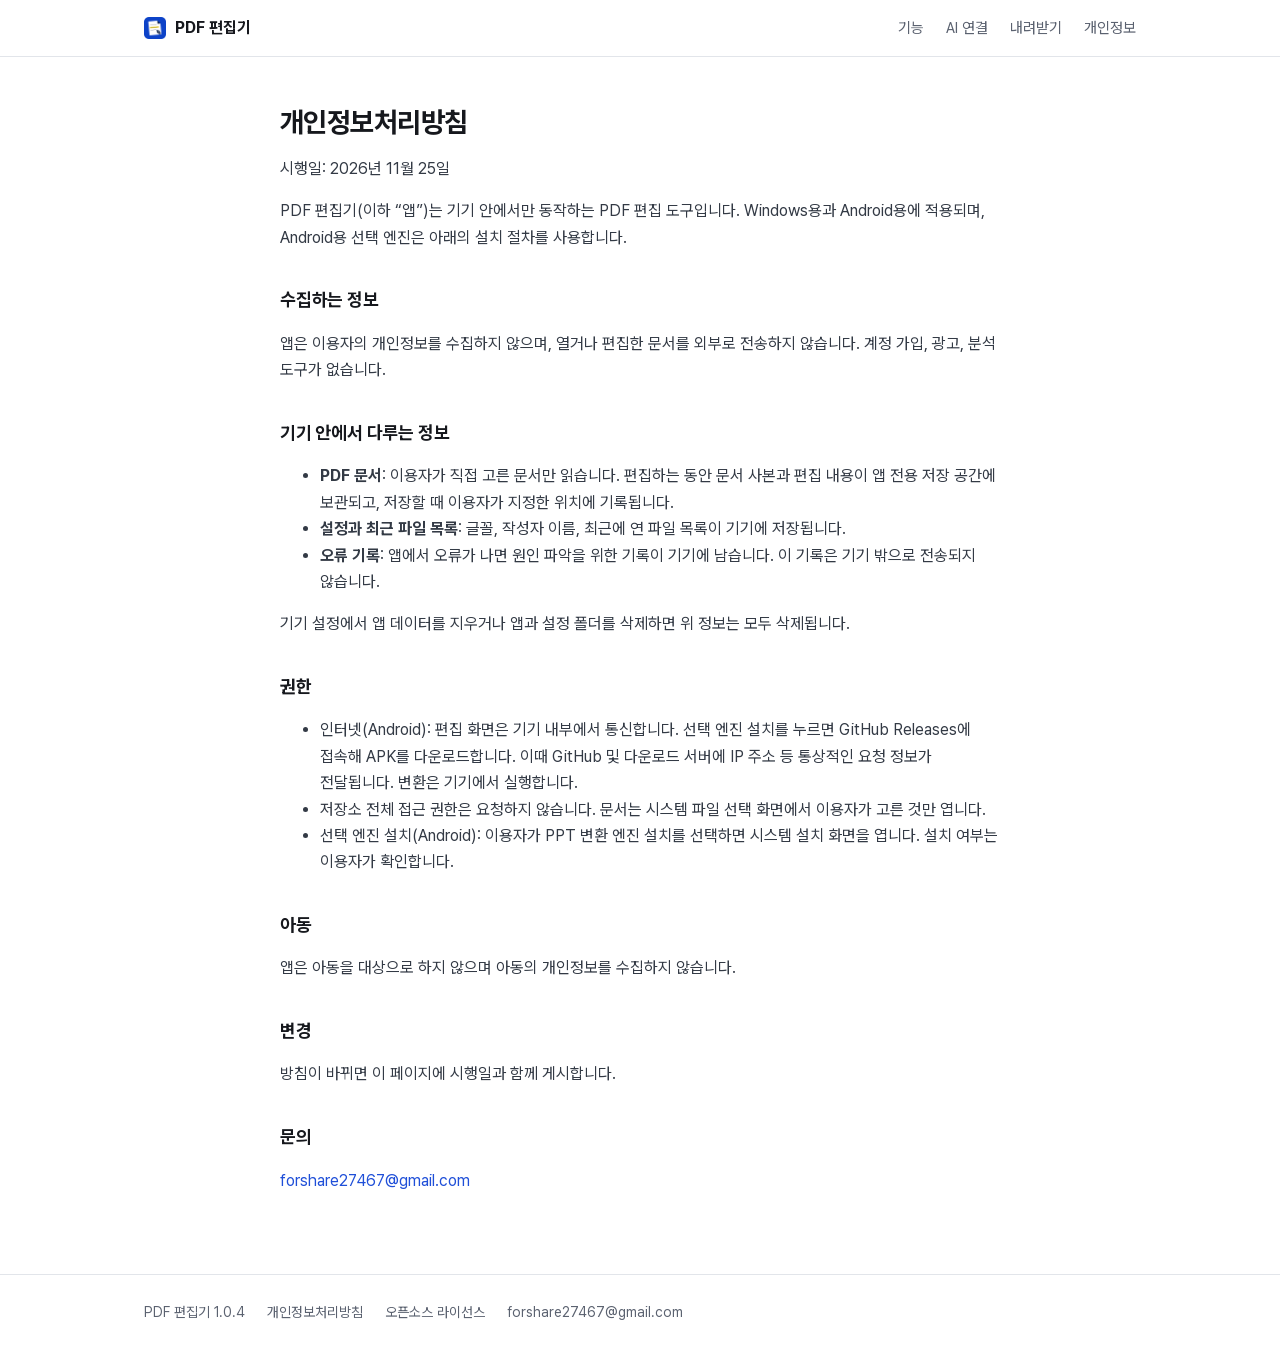
<file: privacy.html>
<!doctype html>
<html lang="ko">
<head>
<meta charset="utf-8">
<meta name="viewport" content="width=device-width,initial-scale=1">
<title>개인정보처리방침 · PDF 편집기</title>
<link rel="icon" href="favicon.ico" sizes="48x48">
<link rel="icon" href="icon-192.png" type="image/png">
<link rel="apple-touch-icon" href="icon-180.png">
<link rel="stylesheet" href="style.css">
</head>
<body>
<header class="top"><div class="wrap">
 <a class="brand" href="./"><img src="icon-192.png" alt="">PDF 편집기</a>
 <nav><a href="./#features">기능</a><a href="ai.html">AI 연결</a><a href="./#download">내려받기</a><a href="privacy.html">개인정보</a></nav>
</div></header>
<main class="wrap doc">
<h1>개인정보처리방침</h1>
<p>시행일: 2026년 11월 25일</p>
<p>PDF 편집기(이하 “앱”)는 기기 안에서만 동작하는 PDF 편집 도구입니다. Windows용과 Android용에 적용되며, Android용 선택 엔진은 아래의 설치 절차를 사용합니다.</p>
<h2>수집하는 정보</h2>
<p>앱은 이용자의 개인정보를 수집하지 않으며, 열거나 편집한 문서를 외부로 전송하지 않습니다. 계정 가입, 광고, 분석 도구가 없습니다.</p>
<h2>기기 안에서 다루는 정보</h2>
<ul>
<li><strong>PDF 문서</strong>: 이용자가 직접 고른 문서만 읽습니다. 편집하는 동안 문서 사본과 편집 내용이 앱 전용 저장 공간에 보관되고, 저장할 때 이용자가 지정한 위치에 기록됩니다.</li>
<li><strong>설정과 최근 파일 목록</strong>: 글꼴, 작성자 이름, 최근에 연 파일 목록이 기기에 저장됩니다.</li>
<li><strong>오류 기록</strong>: 앱에서 오류가 나면 원인 파악을 위한 기록이 기기에 남습니다. 이 기록은 기기 밖으로 전송되지 않습니다.</li>
</ul>
<p>기기 설정에서 앱 데이터를 지우거나 앱과 설정 폴더를 삭제하면 위 정보는 모두 삭제됩니다.</p>
<h2>권한</h2>
<ul>
<li>인터넷(Android): 편집 화면은 기기 내부에서 통신합니다. 선택 엔진 설치를 누르면 GitHub Releases에 접속해 APK를 다운로드합니다. 이때 GitHub 및 다운로드 서버에 IP 주소 등 통상적인 요청 정보가 전달됩니다. 변환은 기기에서 실행합니다.</li>
<li>저장소 전체 접근 권한은 요청하지 않습니다. 문서는 시스템 파일 선택 화면에서 이용자가 고른 것만 엽니다.</li>
<li>선택 엔진 설치(Android): 이용자가 PPT 변환 엔진 설치를 선택하면 시스템 설치 화면을 엽니다. 설치 여부는 이용자가 확인합니다.</li>
</ul>
<h2>아동</h2>
<p>앱은 아동을 대상으로 하지 않으며 아동의 개인정보를 수집하지 않습니다.</p>
<h2>변경</h2>
<p>방침이 바뀌면 이 페이지에 시행일과 함께 게시합니다.</p>
<h2>문의</h2>
<p><a href="mailto:forshare27467@gmail.com">forshare27467@gmail.com</a></p>
</main>
<footer><div class="wrap">
 <span>PDF 편집기 1.0.4</span>
 <a href="privacy.html">개인정보처리방침</a>
 <a href="licenses.txt">오픈소스 라이선스</a>
 <a href="mailto:forshare27467@gmail.com">forshare27467@gmail.com</a>
</div></footer>
</body>
</html>
</file>
<file: style.css>
@font-face{font-family:Pretendard;src:url(PretendardVariable.woff2) format("woff2");font-weight:100 900;font-display:swap}
:root{--ink:#16181d;--sub:#5b6270;--line:#e2e5ea;--bg:#fff;--soft:#f5f6f8;--accent:#1f4fd8}
*{box-sizing:border-box}
html{-webkit-text-size-adjust:100%}
body{margin:0;background:var(--bg);color:var(--ink);font:16px/1.65 Pretendard,"Malgun Gothic","Apple SD Gothic Neo",sans-serif;word-break:keep-all}
a{color:var(--accent);text-decoration:none}
a:hover{text-decoration:underline}
.wrap{max-width:1040px;margin:0 auto;padding:0 24px}
header.top{border-bottom:1px solid var(--line)}
header.top .wrap{display:flex;align-items:center;gap:28px;height:56px}
.brand{display:flex;align-items:center;gap:9px;font-weight:700;color:var(--ink)}
.brand img{width:22px;height:22px}
nav{margin-left:auto;display:flex;gap:22px;font-size:15px}
nav a{color:var(--sub)}
.hero{padding-top:56px;padding-bottom:28px}
h1{font-size:38px;line-height:1.25;letter-spacing:-.02em;margin:0 0 12px}
.lead{font-size:18px;color:var(--sub);margin:0 0 26px;max-width:620px}
.get{display:flex;flex-wrap:wrap;align-items:center;gap:14px 18px}
.btn{display:inline-block;background:var(--accent);color:#fff;font-weight:600;padding:12px 22px;border-radius:6px}
.btn:hover{text-decoration:none;background:#1a43b8}
.meta{font-size:14px;color:var(--sub)}
.shot{margin:36px 0 0;border:1px solid var(--line);border-radius:8px;overflow:hidden;box-shadow:0 12px 32px rgba(20,30,60,.08)}
.shot img{display:block;width:100%;height:auto}
section{padding:52px 0;border-top:1px solid var(--line)}
.hero+section{border-top:0}
h2{font-size:22px;letter-spacing:-.01em;margin:0 0 22px}
.features{display:grid;grid-template-columns:repeat(3,1fr);gap:26px 36px;margin:0;padding:0;list-style:none}
.features h3{font-size:16px;margin:0 0 4px}
.features p{margin:0;color:var(--sub);font-size:15px}
table{width:100%;border-collapse:collapse;font-size:15px}
th,td{text-align:left;padding:13px 12px;border-bottom:1px solid var(--line);vertical-align:top}
th{font-weight:600;color:var(--sub);font-size:13px}
td.num{white-space:nowrap;color:var(--sub)}
code{font:13px/1.5 ui-monospace,Consolas,monospace;color:var(--sub);word-break:break-all}
.notes{margin:24px 0 0;padding:0;list-style:none;color:var(--sub);font-size:15px}
.notes li{padding-left:14px;position:relative;margin-bottom:6px}
.notes li:before{content:"";position:absolute;left:0;top:.72em;width:4px;height:4px;border-radius:50%;background:#9aa1ad}
.soon{color:var(--sub)}
footer{border-top:1px solid var(--line);padding:26px 0 40px;font-size:14px;color:var(--sub)}
footer .wrap{display:flex;flex-wrap:wrap;gap:8px 22px}
footer a{color:var(--sub)}
.doc{max-width:768px;padding-top:48px;padding-bottom:64px}
.doc h1{font-size:28px}
.doc h2{font-size:18px;margin:34px 0 8px}
.doc p,.doc li{color:#333a45}
@media(max-width:760px){
 h1{font-size:30px}.hero{padding-top:36px;padding-bottom:20px}.lead{font-size:16px}
 .features{grid-template-columns:1fr;gap:18px}
 nav{gap:16px;font-size:14px}
 table,tbody,tr,td{display:block}thead{display:none}
 tr{padding:12px 0;border-bottom:1px solid var(--line)}td{border:0;padding:2px 0}
}
.doc pre{background:#f4f5f7;border-radius:8px;padding:12px 14px;overflow-x:auto;margin:8px 0}
.doc pre code{color:#1f2430;word-break:normal;white-space:pre}
.doc ol{padding-left:22px}.doc ol li{margin:6px 0}
.doc h3{font-size:15px;margin:26px 0 6px}
.doc h4{font-size:14px;margin:18px 0 4px}
.ai{display:grid;grid-template-columns:minmax(0,1.15fr) minmax(0,.85fr);gap:44px;align-items:start}
.ai-lead{margin:0 0 18px;color:#333a45}
.ask{margin:0 0 26px;padding:14px 18px;border-left:3px solid var(--accent);background:var(--soft);border-radius:0 6px 6px 0;color:var(--ink);font-size:15px}
.ai h3{font-size:16px;margin:0 0 8px}
.ai .notes{margin:0 0 26px}
.steps{margin:0 0 16px;padding-left:22px;font-size:15px;color:#333a45}
.steps li{margin:5px 0}
.steps pre,.ai pre{background:var(--soft);border-radius:6px;padding:10px 12px;overflow-x:auto;margin:8px 0 2px}
.steps pre code{color:#1f2430;word-break:normal;white-space:pre}
.ai-shot{margin:0}
figcaption{font-size:13px;color:var(--sub);padding:9px 14px;border-top:1px solid var(--line);background:#fff}
.ai-doc-shot{max-width:420px;margin:24px 0 8px}
@media(max-width:760px){.ai{grid-template-columns:1fr;gap:28px}}
.ai>*{min-width:0}
.steps pre code,.doc pre code{white-space:pre-wrap;word-break:break-all}
.btn-lg{font-size:18px;padding:15px 30px;border-radius:8px}
.guide{margin:28px 0 8px;padding:22px 24px;border:1px solid var(--line);border-radius:10px;background:var(--soft)}
.doc .guide h2{margin:0 0 6px;font-size:20px}
.guide-get{display:flex;flex-wrap:wrap;align-items:center;gap:12px 20px;margin:16px 0 18px}
.guide .ask{background:#fff;margin:8px 0 2px}
.guide .meta{margin-bottom:0}
@media(max-width:760px){.btn-lg{display:block;width:100%;text-align:center}.guide{padding:18px 16px}}

/* 첫 화면(2026-11-28): 제목·내려받기 옆에 편집기 화면을 크게, 기능은 칸으로 나눈 표 */
.hero{padding:0;background:var(--soft);border-bottom:1px solid var(--line);overflow:hidden}
.hero-in{display:grid;grid-template-columns:420px minmax(0,1fr);gap:48px;align-items:center;padding-top:56px}
.hero-copy{padding-bottom:56px}
.hero h1{font-size:42px;line-height:1.22;font-weight:800;letter-spacing:-.03em;margin:0 0 16px;text-wrap:balance}
.hero .lead{font-size:17px;margin:0 0 28px;max-width:none}
.hero .get{flex-direction:column;align-items:flex-start;gap:10px}
.hero .btn-lg{display:inline-flex;align-items:center;gap:10px}
.hero .btn-lg svg{width:20px;height:20px}
.hero .meta a{color:var(--sub);text-decoration:underline;text-underline-offset:3px}
.hero .meta a:hover{color:var(--accent)}
.hero-shot{align-self:end;margin:0 -220px 0 0;border-bottom:0;border-radius:10px 10px 0 0;background:#fff;box-shadow:0 24px 60px -30px rgba(18,20,26,.45)}
.hero+section{border-top:0}
.features{gap:0;border:1px solid var(--line);border-radius:10px;overflow:hidden}
.features li{padding:20px 20px 22px;border-left:1px solid var(--line);border-top:1px solid var(--line)}
.features li:nth-child(3n+1){border-left:0}
.features li:nth-child(-n+3){border-top:0}
.features svg{display:block;width:22px;height:22px;color:var(--accent);margin-bottom:10px}
@media(max-width:900px){
 .hero-in{grid-template-columns:1fr;gap:28px;padding-top:36px}
 .hero-copy{padding-bottom:0}
 .hero h1{font-size:32px}
 .hero-shot{margin-right:-90px}
}
@media(max-width:760px){
 .hero .btn-lg{display:flex;justify-content:center}
 .hero .get{align-items:stretch}
 .features li,.features li:nth-child(3n+1){border-left:0;border-top:1px solid var(--line)}
 .features li:first-child{border-top:0}
}
.brand,nav a{white-space:nowrap}
@media(max-width:440px){header.top .wrap{gap:12px;padding:0 16px}nav{gap:12px;font-size:13.5px}}
</file>
